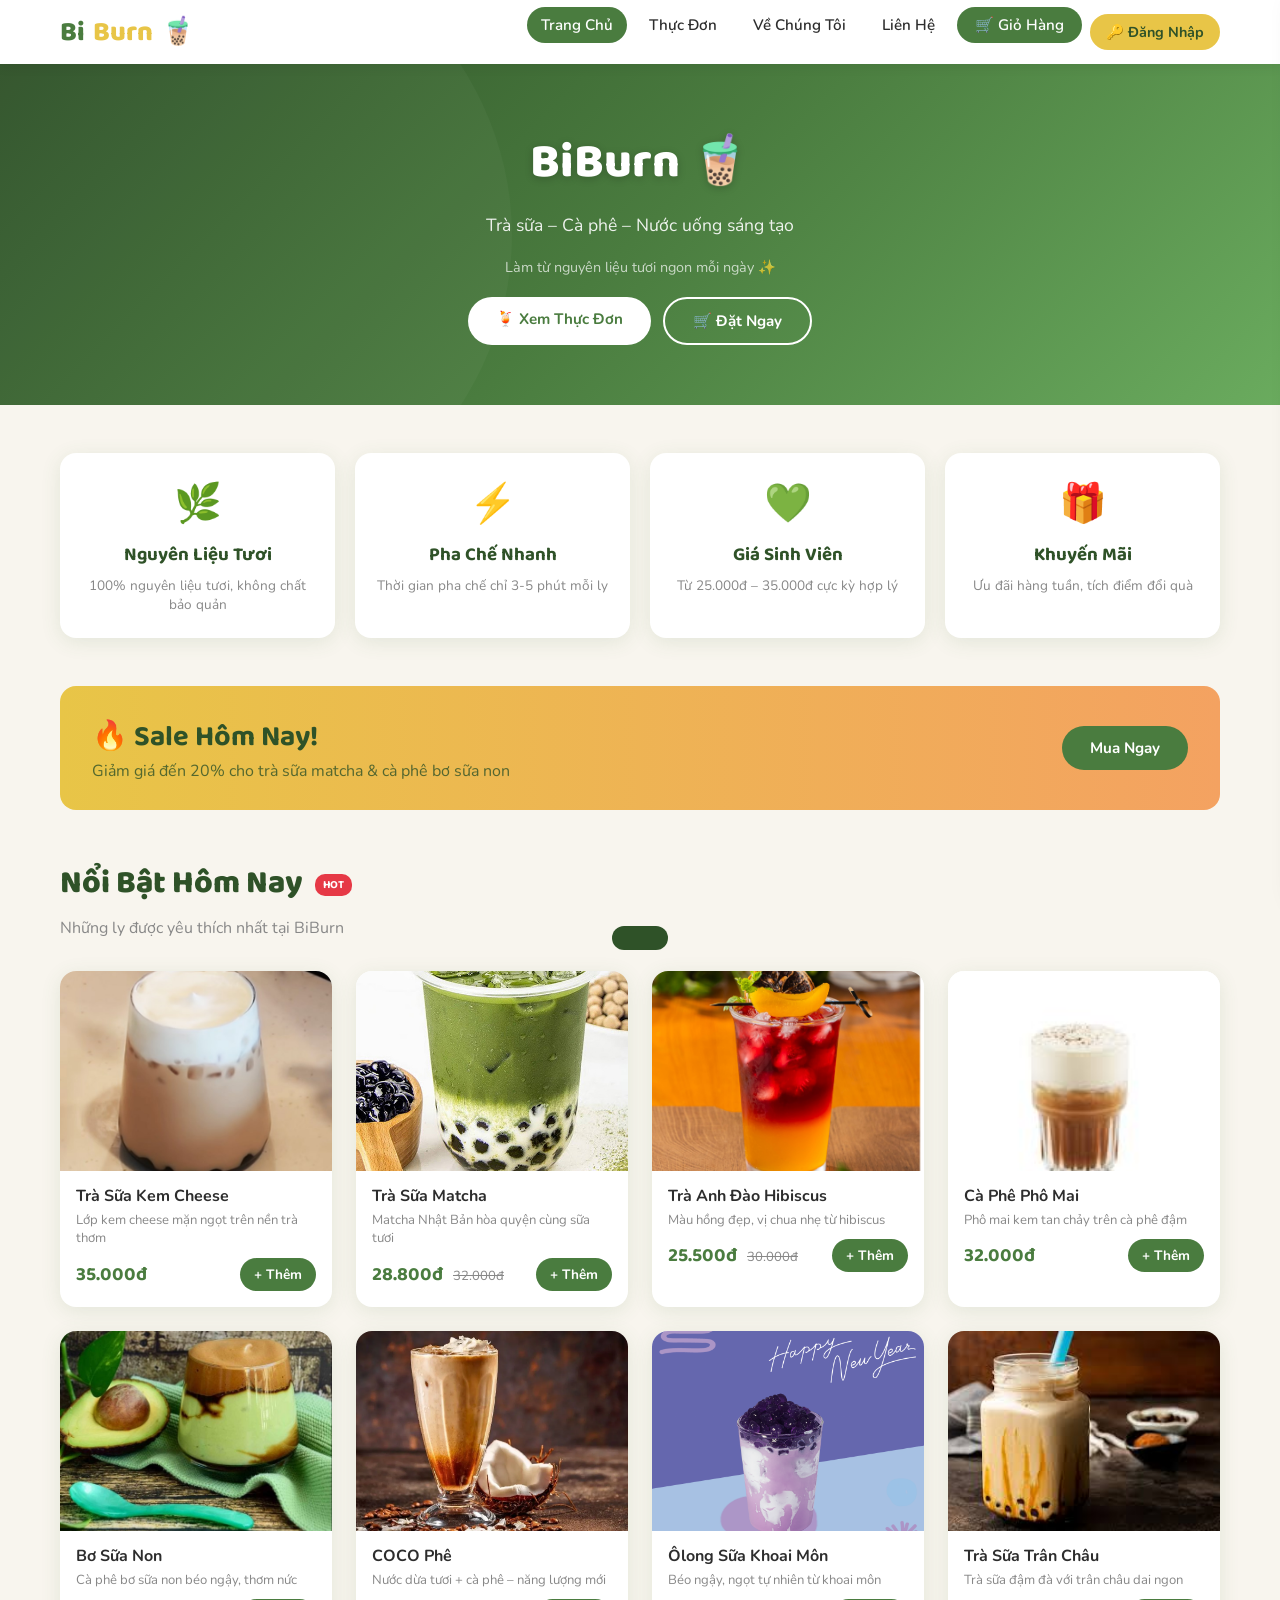
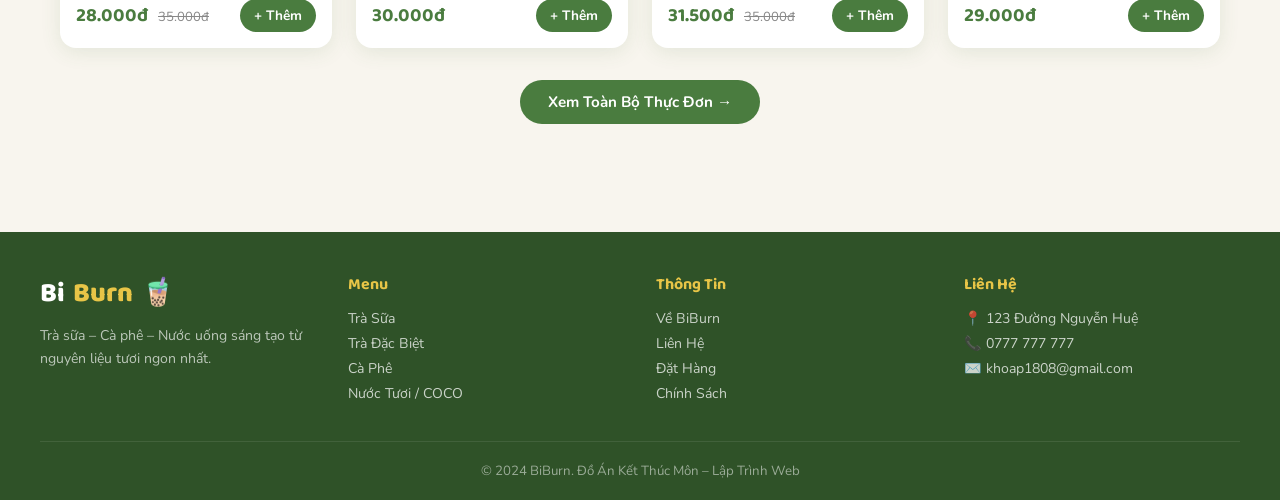
<file: index.html>
<!DOCTYPE html>
<html lang="vi">
<head>
  <meta charset="UTF-8">
  <meta name="viewport" content="width=device-width, initial-scale=1.0">
  <title>BiBurn – Trà Sữa & Cà Phê</title>
  <link rel="stylesheet" href="css/style.css" />
</head>
<body>

<header>
  <nav>
    <a href="index.html" class="logo">Bi<span>Burn</span> 🧋</a>
    <ul>
      <li><a href="index.html" class="active">Trang Chủ</a></li>
      <li><a href="html/menu.html">Thực Đơn</a></li>
      <li><a href="html/about.html">Về Chúng Tôi</a></li>
      <li><a href="html/contact.html">Liên Hệ</a></li>
      <li><a href="html/order.html" class="nav-cart">🛒 Giỏ Hàng <span class="cart-count" style="display:none">0</span></a></li>
    </ul>
  </nav>
</header>

<!-- HERO -->
<section class="hero">
  <h1>BiBurn 🧋</h1>
  <p>Trà sữa – Cà phê – Nước uống sáng tạo</p>
  <p style="font-size:0.9rem; opacity:0.7; margin-top:-8px; margin-bottom:20px;">Làm từ nguyên liệu tươi ngon mỗi ngày ✨</p>
  <div class="hero-btns">
    <a href="html/menu.html" class="btn btn-white">🍹 Xem Thực Đơn</a>
    <a href="html/order.html" class="btn btn-outline">🛒 Đặt Ngay</a>
  </div>
</section>

<!-- MAIN CONTENT -->
<div class="section">

  <!-- FEATURES -->
  <div class="features">
    <div class="feature-card">
      <div class="icon">🌿</div>
      <h3>Nguyên Liệu Tươi</h3>
      <p>100% nguyên liệu tươi, không chất bảo quản</p>
    </div>
    <div class="feature-card">
      <div class="icon">⚡</div>
      <h3>Pha Chế Nhanh</h3>
      <p>Thời gian pha chế chỉ 3-5 phút mỗi ly</p>
    </div>
    <div class="feature-card">
      <div class="icon">💚</div>
      <h3>Giá Sinh Viên</h3>
      <p>Từ 25.000đ – 35.000đ cực kỳ hợp lý</p>
    </div>
    <div class="feature-card">
      <div class="icon">🎁</div>
      <h3>Khuyến Mãi</h3>
      <p>Ưu đãi hàng tuần, tích điểm đổi quà</p>
    </div>
  </div>

  <!-- SALE BANNER -->
  <div class="banner-sale">
    <div>
      <h2>🔥 Sale Hôm Nay!</h2>
      <p>Giảm giá đến 20% cho trà sữa matcha & cà phê bơ sữa non</p>
    </div>
    <a href="html/menu.html" class="btn btn-primary">Mua Ngay</a>
  </div>

  <!-- FEATURED PRODUCTS -->
  <div class="section-title">Nổi Bật Hôm Nay <span class="hot-tag">HOT</span></div>
  <p class="section-sub">Những ly được yêu thích nhất tại BiBurn</p>
  <div class="product-grid" id="featured-grid"></div>

  <div style="text-align:center; margin-top: 32px;">
    <a href="html/menu.html" class="btn btn-primary">Xem Toàn Bộ Thực Đơn →</a>
  </div>
</div>

<!-- CART OVERLAY -->
<div class="cart-overlay" id="cartOverlay" onclick="closeCart()"></div>
<div class="cart-sidebar" id="cartSidebar">
  <div class="cart-header">
    <h3>🛒 Giỏ Hàng</h3>
    <button class="cart-close" onclick="closeCart()">✕</button>
  </div>
  <div class="cart-items" id="cartItems"></div>
  <div class="cart-footer">
    <div class="cart-total"><span>Tổng cộng:</span><span id="cartTotalEl">0đ</span></div>
    <a href="html/order.html" class="btn btn-primary" style="width:100%;text-align:center;display:block;">Thanh Toán</a>
  </div>
</div>

<div class="toast" id="toast"></div>

<footer>
  <div class="footer-inner">
    <div class="footer-brand">
      <a href="index.html" class="logo">Bi<span>Burn</span> 🧋</a>
      <p>Trà sữa – Cà phê – Nước uống sáng tạo từ nguyên liệu tươi ngon nhất.</p>
    </div>
    <div>
      <h4>Menu</h4>
      <ul>
        <li><a href="html/menu.html">Trà Sữa</a></li>
        <li><a href="html/menu.html">Trà Đặc Biệt</a></li>
        <li><a href="html/menu.html">Cà Phê</a></li>
        <li><a href="html/menu.html">Nước Tươi / COCO</a></li>
      </ul>
    </div>
    <div>
      <h4>Thông Tin</h4>
      <ul>
        <li><a href="html/about.html">Về BiBurn</a></li>
        <li><a href="html/contact.html">Liên Hệ</a></li>
        <li><a href="html/order.html">Đặt Hàng</a></li>
        <li><a href="html/policy.html">Chính Sách</a></li>
      </ul>
    </div>
    <div>
      <h4>Liên Hệ</h4>
      <ul>
        <li><a href="#">📍 123 Đường Nguyễn Huệ</a></li>
        <li><a href="#">📞 0777 777 777</a></li>
        <li><a href="#">✉️ khoap1808@gmail.com</a></li>
      </ul>
    </div>
  </div>
  <div class="footer-bottom">© 2024 BiBurn. Đồ Án Kết Thúc Môn – Lập Trình Web</div>
</footer>

<script src="js/data.js"></script>
<script src="js/lib_index.js"></script>
<script src="js/auth.js"></script>
</body>
</html>
</file>
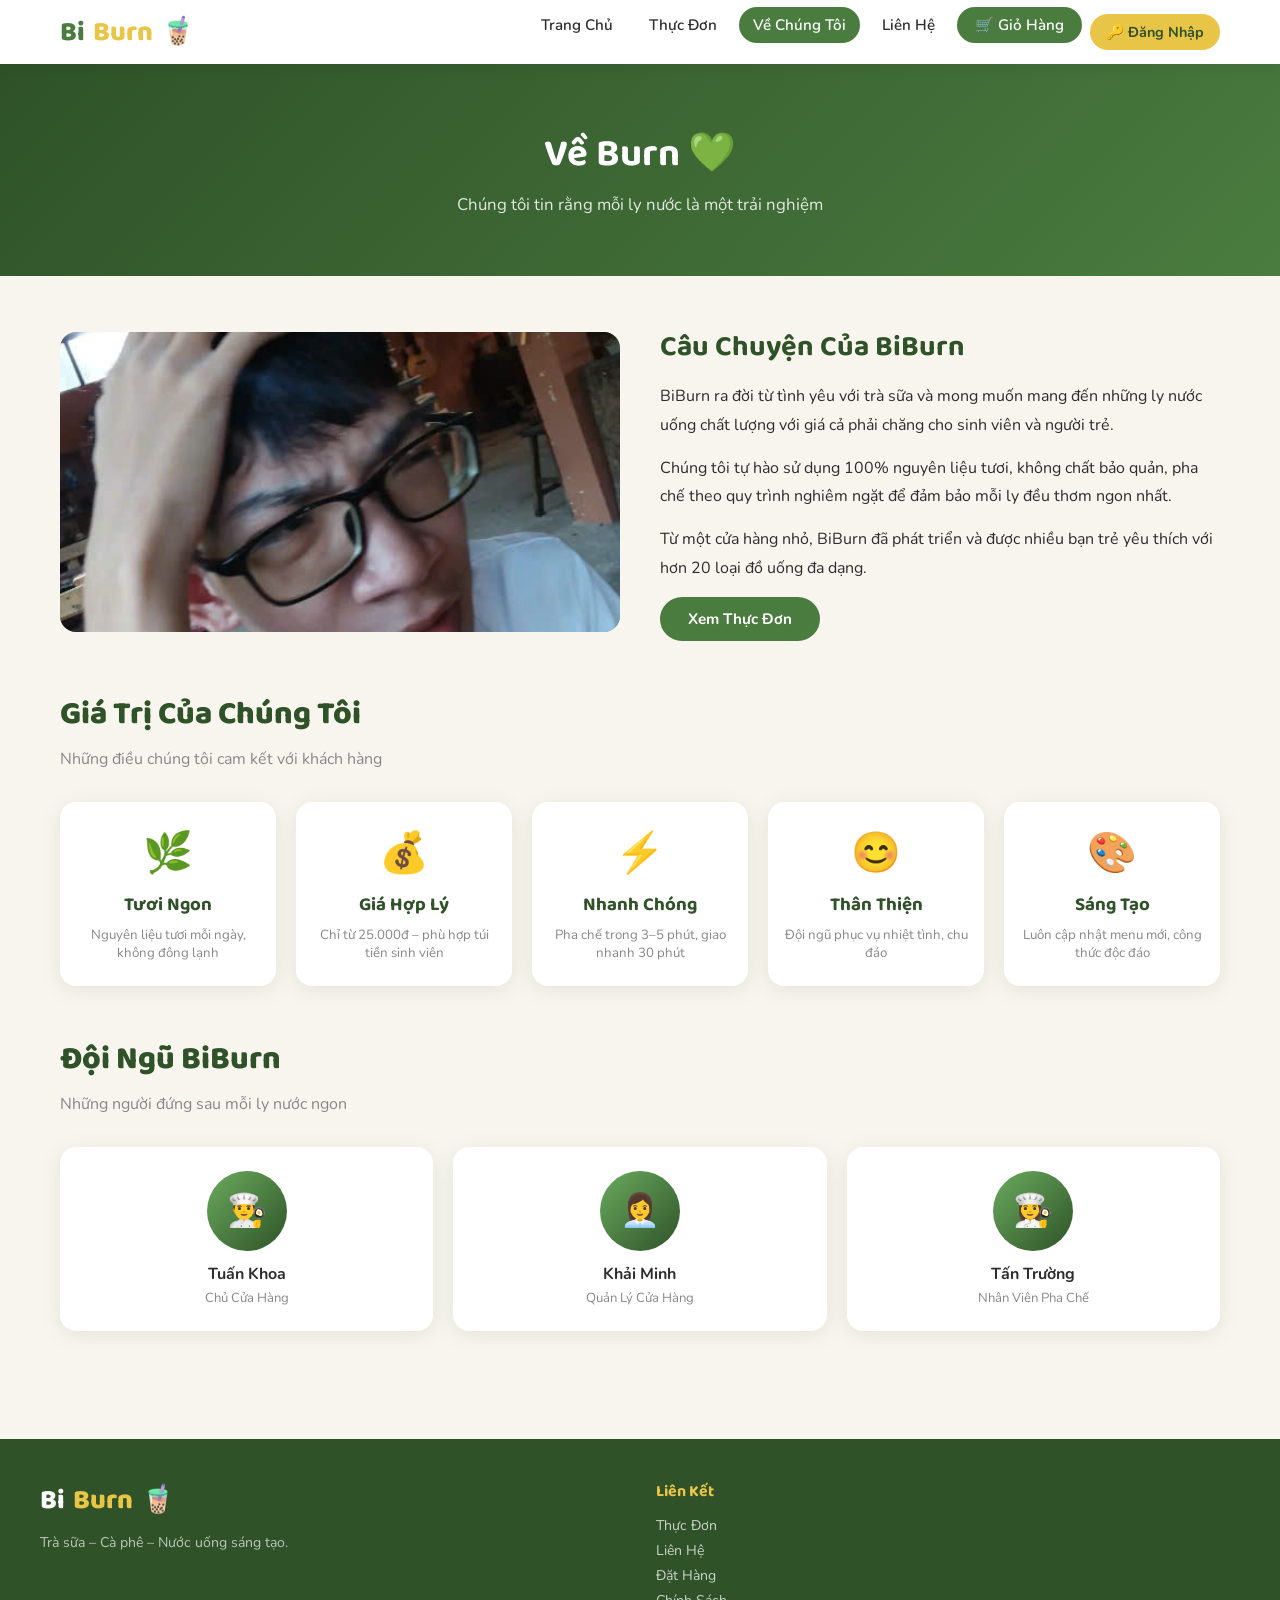
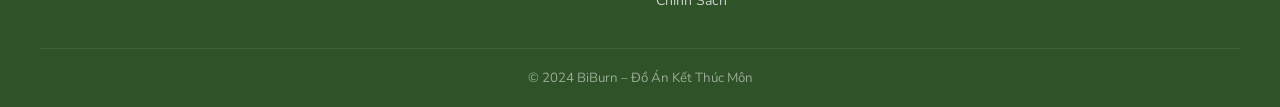
<file: html/about.html>
<!DOCTYPE html>
<html lang="vi">
<head>
  <meta charset="UTF-8">
  <meta name="viewport" content="width=device-width, initial-scale=1.0">
  <title>Về Chúng Tôi – BiBurn</title>
  <link rel="stylesheet" href="../css/style.css" />
  <link rel="stylesheet" href="../css/style1.css" />

  
</head>
<body>
<header>
  <nav>
    <a href="../index.html" class="logo">Bi<span>Burn</span> 🧋</a>
    <ul>
      <li><a href="../index.html">Trang Chủ</a></li>
      <li><a href="menu.html">Thực Đơn</a></li>
      <li><a href="about.html" class="active">Về Chúng Tôi</a></li>
      <li><a href="contact.html">Liên Hệ</a></li>
      <li><a href="order.html" class="nav-cart">🛒 Giỏ Hàng <span class="cart-count" style="display:none">0</span></a></li>
    </ul>
  </nav>
</header>

<div class="page-hero">
  <h1>Về Burn 💚</h1>
  <p style="opacity:0.85;font-size:1.05rem">Chúng tôi tin rằng mỗi ly nước là một trải nghiệm</p>
</div>

<div class="section">
  <!-- STORY -->
  <div class="about-grid">
    <div class="about-img"><img src="../assets/bi.jpg" alt="Về BiBurn" style="width:100%;height:100%;object-fit:cover;border-radius:var(--radius);"></div>
    <div class="about-text">
      <h2>Câu Chuyện Của BiBurn</h2>
      <p>BiBurn ra đời từ tình yêu với trà sữa và mong muốn mang đến những ly nước uống chất lượng với giá cả phải chăng cho sinh viên và người trẻ.</p>
      <p>Chúng tôi tự hào sử dụng 100% nguyên liệu tươi, không chất bảo quản, pha chế theo quy trình nghiêm ngặt để đảm bảo mỗi ly đều thơm ngon nhất.</p>
      <p>Từ một cửa hàng nhỏ, BiBurn đã phát triển và được nhiều bạn trẻ yêu thích với hơn 20 loại đồ uống đa dạng.</p>
      <a href="menu.html" class="btn btn-primary">Xem Thực Đơn</a>
    </div>
  </div>

  <!-- VALUES -->
  <div class="section-title">Giá Trị Của Chúng Tôi</div>
  <p class="section-sub">Những điều chúng tôi cam kết với khách hàng</p>
  <div class="values-grid">
    <div class="value-card"><div class="icon">🌿</div><h3>Tươi Ngon</h3><p>Nguyên liệu tươi mỗi ngày, không đông lạnh</p></div>
    <div class="value-card"><div class="icon">💰</div><h3>Giá Hợp Lý</h3><p>Chỉ từ 25.000đ – phù hợp túi tiền sinh viên</p></div>
    <div class="value-card"><div class="icon">⚡</div><h3>Nhanh Chóng</h3><p>Pha chế trong 3–5 phút, giao nhanh 30 phút</p></div>
    <div class="value-card"><div class="icon">😊</div><h3>Thân Thiện</h3><p>Đội ngũ phục vụ nhiệt tình, chu đáo</p></div>
    <div class="value-card"><div class="icon">🎨</div><h3>Sáng Tạo</h3><p>Luôn cập nhật menu mới, công thức độc đáo</p></div>
  </div>

  <!-- TEAM -->
  <div class="section-title">Đội Ngũ BiBurn</div>
  <p class="section-sub">Những người đứng sau mỗi ly nước ngon</p>
  <div class="team-grid">
    <div class="team-card"><div class="team-avatar">👨‍🍳</div><h4>Tuấn Khoa</h4><p>Chủ Cửa Hàng</p></div>
    <div class="team-card"><div class="team-avatar">👩‍💼</div><h4>Khải Minh</h4><p>Quản Lý Cửa Hàng</p></div>
    <div class="team-card"><div class="team-avatar">👩‍🍳</div><h4>Tấn Trường</h4><p>Nhân Viên Pha Chế</p></div>
  </div>
</div>

<footer>
  <div class="footer-inner">
    <div class="footer-brand"><a href="../index.html" class="logo">Bi<span>Burn</span> 🧋</a><p>Trà sữa – Cà phê – Nước uống sáng tạo.</p></div>
    <div><h4>Liên Kết</h4><ul>
      <li><a href="menu.html">Thực Đơn</a></li>
      <li><a href="contact.html">Liên Hệ</a></li>
      <li><a href="order.html">Đặt Hàng</a></li>
      <li><a href="policy.html">Chính Sách</a></li>
    </ul></div>
  </div>
  <div class="footer-bottom">© 2024 BiBurn – Đồ Án Kết Thúc Môn</div>
</footer>
<script src="../js/data.js"></script>
<script>updateCartBadge();</script>
<script src="../js/auth.js"></script>
</body>
</html>
</file>
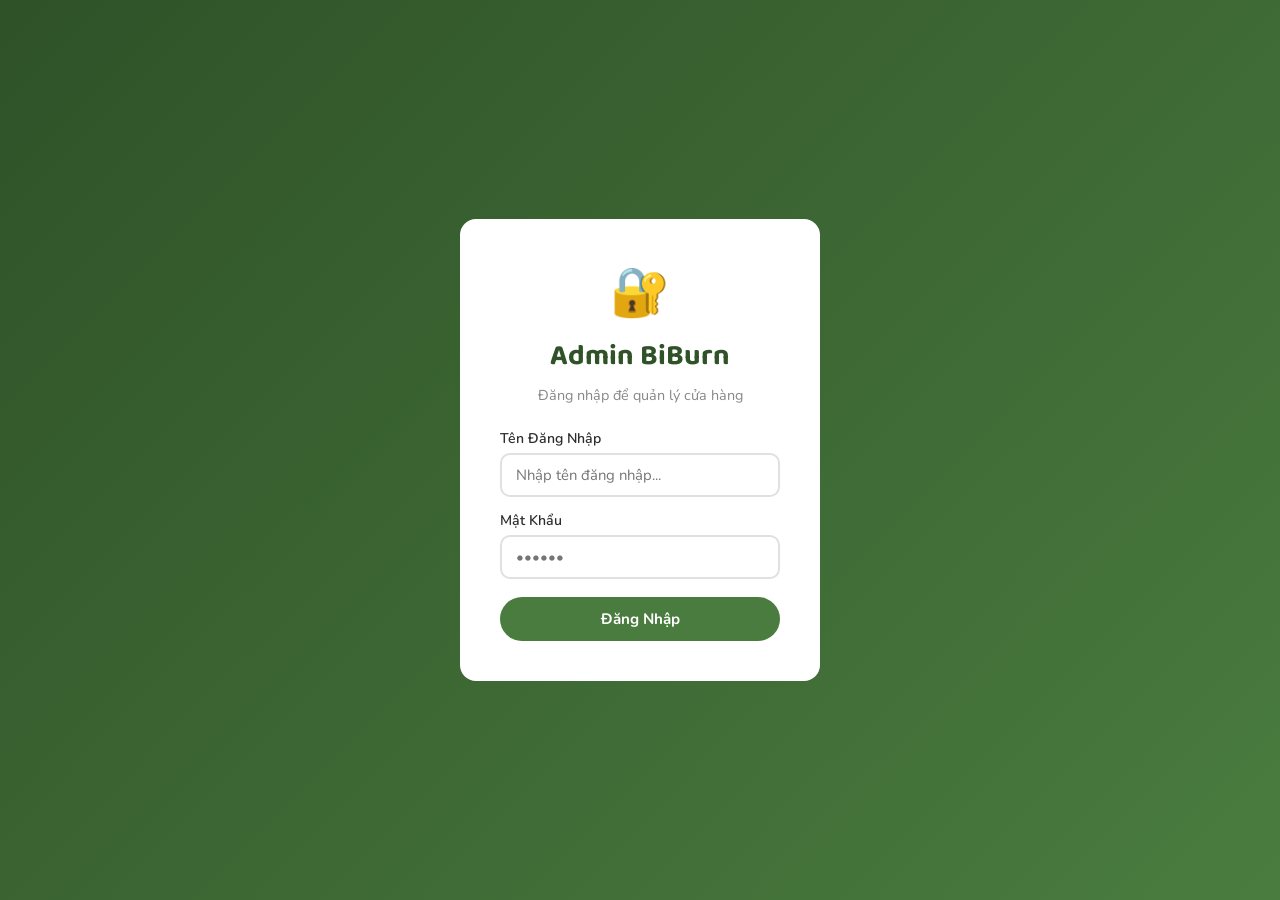
<file: html/admin.html>
<!DOCTYPE html>
<html lang="vi">
<head>
  <meta charset="UTF-8">
  <meta name="viewport" content="width=device-width, initial-scale=1.0">
  <title>Admin – BiBurn</title>
  <link rel="stylesheet" href="../css/style.css" />
  <link rel="stylesheet" href="../css/style2.css" />
  <style>
    /* ===== FIX SIDEBAR: luôn dọc, không bị ẩn ở mobile ===== */
    .admin-layout {
      display: flex !important;
      flex-direction: row !important;
      min-height: 100vh;
    }
    .sidebar {
      display: flex !important;
      flex-direction: column !important;
      width: 240px !important;
      min-width: 240px !important;
      position: fixed !important;
      top: 0; left: 0; bottom: 0;
      overflow-y: auto;
      z-index: 50;
    }
    .sidebar-nav {
      display: flex !important;
      flex-direction: column !important;
    }
    .sidebar-nav a {
      display: flex !important;
      flex-direction: row !important;
      align-items: center !important;
    }
    .admin-main {
      margin-left: 240px !important;
      flex: 1 !important;
    }
    /* Responsive nhỏ: thu sidebar lại thành icon-only thay vì ẩn */
    @media (max-width: 768px) {
      .sidebar {
        width: 64px !important;
        min-width: 64px !important;
      }
      .sidebar-brand { font-size: 0; padding: 16px 8px !important; text-align: center; }
      .sidebar-brand::after { content: '🧋'; font-size: 1.6rem; }
      .sidebar-section { display: none; }
      .sidebar-nav a { padding: 14px 0 !important; justify-content: center !important; gap: 0 !important; }
      .sidebar-nav a .nav-icon { width: auto !important; font-size: 1.4rem !important; }
      .sidebar-nav a span:not(.nav-icon) { display: none; }
      .admin-main { margin-left: 64px !important; }
    }
  </style>
</head>
<body>

<!-- LOGIN SCREEN -->
<div class="login-screen" id="loginScreen">
  <div class="login-box">
    <div style="font-size:3rem; margin-bottom:8px">🔐</div>
    <h2>Admin BiBurn</h2>
    <p>Đăng nhập để quản lý cửa hàng</p>
    <div class="form-group"><label>Tên Đăng Nhập</label><input type="text" id="loginUser" placeholder="Nhập tên đăng nhập..."></div>
    <div class="form-group"><label>Mật Khẩu</label><input type="password" id="loginPass" placeholder="••••••" onkeydown="if(event.key==='Enter')doLogin()"></div>
    <button class="btn btn-primary" style="width:100%;padding:12px;margin-top:4px" onclick="doLogin()">Đăng Nhập</button>
    <div id="loginError" style="color:var(--red);font-size:0.83rem;margin-top:10px;display:none">Sai tên đăng nhập hoặc mật khẩu!</div>
  </div>
</div>

<!-- ADMIN LAYOUT -->
<div class="admin-layout" id="adminLayout" style="display:none">
  <!-- SIDEBAR -->
  <aside class="sidebar">
    <div class="sidebar-brand">Bi<span>Burn</span> 🧋<br><span style="font-size:0.7rem;opacity:0.6;font-family:Nunito,sans-serif;font-weight:400">Bảng Điều Khiển</span></div>
    <nav class="sidebar-nav">
      <div class="sidebar-section">Tổng Quan</div>
      <a onclick="switchPanel('dashboard')" class="active" id="nav-dashboard"><span class="nav-icon">📊</span> Tổng Quan</a>
      <div class="sidebar-section">Quản Lý</div>
      <a onclick="switchPanel('products')" id="nav-products"><span class="nav-icon">🧋</span> Sản Phẩm</a>
      <a onclick="switchPanel('orders')" id="nav-orders"><span class="nav-icon">📋</span> Đơn Hàng</a>
      <a onclick="switchPanel('promo')" id="nav-promo"><span class="nav-icon">🔥</span> Khuyến Mãi</a>
      <div class="sidebar-section">Hệ Thống</div>
      <a href="../index.html" target="_blank"><span class="nav-icon">🌐</span> Xem Website</a>
      <a onclick="doLogout()" style="color:rgba(255,100,100,0.8)"><span class="nav-icon">🚪</span> Đăng Xuất</a>
    </nav>
  </aside>

  <!-- MAIN -->
  <div class="admin-main">
    <div class="admin-topbar">
      <h2 id="topbarTitle">📊 Tổng Quan</h2>
      <div class="topbar-actions">
        <span style="font-size:0.85rem;color:var(--text-muted)">👤 Admin</span>
      </div>
    </div>

    <div class="admin-content">

      <!-- DASHBOARD PANEL -->
      <div class="panel active" id="panel-dashboard">
        <div class="stats-grid" id="statsGrid"></div>
        <div class="panel-card">
          <div class="panel-header"><h3>📋 Đơn Hàng Gần Đây</h3></div>
          <div style="overflow-x:auto">
            <table class="data-table" id="recentOrdersTable">
              <thead><tr><th>Mã Đơn</th><th>Khách Hàng</th><th>Tổng Tiền</th><th>Trạng Thái</th><th>Thời Gian</th></tr></thead>
              <tbody id="recentOrdersBody"></tbody>
            </table>
          </div>
        </div>
      </div>

      <!-- PRODUCTS PANEL -->
      <div class="panel" id="panel-products">
        <div class="panel-card">
          <div class="panel-header">
            <h3>🧋 Quản Lý Sản Phẩm</h3>
            <button class="btn btn-primary btn-sm" onclick="openAddProduct()" style="padding:8px 16px">+ Thêm Sản Phẩm</button>
          </div>
          <div style="padding:16px 24px; border-bottom:1px solid #f0f0f0; display:flex; gap:10px; flex-wrap:wrap; align-items:center">
            <input type="text" id="productSearch" placeholder="🔍 Tìm sản phẩm..." oninput="renderProductsTable()" style="padding:8px 14px;border:2px solid #e0e0e0;border-radius:8px;font-size:0.88rem;font-family:Nunito,sans-serif;outline:none;min-width:200px">
            <select id="catFilter" onchange="renderProductsTable()" style="padding:8px 12px;border:2px solid #e0e0e0;border-radius:8px;font-size:0.88rem;font-family:Nunito,sans-serif;outline:none">
              <option value="">Tất cả danh mục</option>
              <option value="trasua">Trà Sữa</option>
              <option value="tradacbiet">Trà Đặc Biệt</option>
              <option value="caphe">Cà Phê</option>
              <option value="tuoi">Nước Tươi</option>
              <option value="dam">Đặc Biệt Đậm</option>
            </select>
          </div>
          <div style="overflow-x:auto">
            <table class="data-table">
              <thead><tr><th>Icon</th><th>Tên Sản Phẩm</th><th>Danh Mục</th><th>Giá Gốc</th><th>Giảm Giá</th><th>Giá Bán</th><th>Trạng Thái</th><th>Thao Tác</th></tr></thead>
              <tbody id="productsTableBody"></tbody>
            </table>
          </div>
        </div>
      </div>

      <!-- ORDERS PANEL -->
      <div class="panel" id="panel-orders">
        <div class="panel-card">
          <div class="panel-header">
            <h3>📋 Quản Lý Đơn Hàng</h3>
            <select id="orderStatusFilter" onchange="renderOrdersTable()" style="padding:8px 12px;border:2px solid #e0e0e0;border-radius:8px;font-size:0.88rem;font-family:Nunito,sans-serif;outline:none">
              <option value="">Tất cả</option>
              <option value="pending">Đang Chờ</option>
              <option value="confirmed">Đã Xác Nhận</option>
              <option value="done">Hoàn Thành</option>
              <option value="cancelled">Đã Hủy</option>
            </select>
          </div>
          <div style="overflow-x:auto">
            <table class="data-table">
              <thead><tr><th>Mã Đơn</th><th>Khách Hàng</th><th>SĐT</th><th>Sản Phẩm</th><th>Tổng</th><th>Trạng Thái</th><th>Thời Gian</th><th>Thao Tác</th></tr></thead>
              <tbody id="ordersTableBody"></tbody>
            </table>
          </div>
        </div>
      </div>

      <!-- PROMO PANEL -->
      <div class="panel" id="panel-promo">
        <div class="panel-card" style="margin-bottom:24px">
          <div class="panel-header"><h3>🔥 Thiết Lập Khuyến Mãi Nhanh</h3></div>
          <div style="padding:24px">
            <p style="color:var(--text-muted);margin-bottom:20px;font-size:0.9rem">Chọn sản phẩm và áp dụng % giảm giá hàng loạt:</p>
            <div style="display:flex;gap:12px;flex-wrap:wrap;margin-bottom:20px;align-items:flex-end">
              <div>
                <label style="display:block;font-weight:600;font-size:0.88rem;margin-bottom:5px">Danh Mục</label>
                <select id="promoCat" style="padding:9px 12px;border:2px solid #e0e0e0;border-radius:8px;font-size:0.88rem;font-family:Nunito,sans-serif;outline:none">
                  <option value="">Tất cả sản phẩm</option>
                  <option value="trasua">Trà Sữa</option>
                  <option value="tradacbiet">Trà Đặc Biệt</option>
                  <option value="caphe">Cà Phê</option>
                  <option value="tuoi">Nước Tươi</option>
                  <option value="dam">Đặc Biệt Đậm</option>
                </select>
              </div>
              <div>
                <label style="display:block;font-weight:600;font-size:0.88rem;margin-bottom:5px">% Giảm Giá</label>
                <input type="number" id="promoPercent" min="0" max="100" value="10" style="padding:9px 12px;border:2px solid #e0e0e0;border-radius:8px;font-size:0.88rem;font-family:Nunito,sans-serif;outline:none;width:100px">
              </div>
              <button class="btn btn-accent" onclick="applyPromo()" style="padding:9px 20px">✅ Áp Dụng</button>
              <button class="btn btn-outline" onclick="clearPromo()" style="padding:9px 20px;border:2px solid #e0e0e0;color:var(--text);background:white">❌ Xóa Khuyến Mãi</button>
            </div>
            <div style="background:var(--bg2);border-radius:10px;padding:14px;font-size:0.85rem;color:var(--primary-dark)">
              💡 <strong>Tip:</strong> Giảm giá 0% = Xóa khuyến mãi. Thay đổi sẽ hiển thị ngay trên website.
            </div>
          </div>
        </div>

        <div class="panel-card">
          <div class="panel-header"><h3>📊 Sản Phẩm Đang Giảm Giá</h3></div>
          <div style="overflow-x:auto">
            <table class="data-table">
              <thead><tr><th>Icon</th><th>Sản Phẩm</th><th>Giá Gốc</th><th>Giảm</th><th>Giá Bán</th><th>Điều Chỉnh</th></tr></thead>
              <tbody id="promoTableBody"></tbody>
            </table>
          </div>
        </div>
      </div>

    </div>
  </div>
</div>

<!-- PRODUCT MODAL -->
<div class="modal-overlay" id="productModal">
  <div class="modal">
    <h3 id="modalTitle">➕ Thêm Sản Phẩm</h3>
    <input type="hidden" id="editId">
    <div class="form-group"><label>Tên Sản Phẩm *</label><input type="text" id="editName" placeholder="Trà Sữa Trân Châu"></div>
    <div class="form-group"><label>Mô Tả</label><textarea id="editDesc" rows="2" placeholder="Mô tả ngắn về sản phẩm..."></textarea></div>
    <div style="display:grid;grid-template-columns:1fr 1fr;gap:12px">
      <div class="form-group"><label>Icon (emoji)</label><input type="text" id="editIcon" placeholder="🧋" maxlength="4"></div>
      <div class="form-group"><label>Danh Mục</label>
        <select id="editCat">
          <option value="trasua">Trà Sữa</option>
          <option value="tradacbiet">Trà Đặc Biệt</option>
          <option value="caphe">Cà Phê</option>
          <option value="tuoi">Nước Tươi / COCO</option>
          <option value="dam">Đặc Biệt Đậm</option>
        </select>
      </div>
    </div>
    <div style="display:grid;grid-template-columns:1fr 1fr 1fr;gap:12px">
      <div class="form-group"><label>Giá (đ) *</label><input type="number" id="editPrice" placeholder="29000" min="0"></div>
      <div class="form-group"><label>% Giảm Giá</label><input type="number" id="editSale" placeholder="0" min="0" max="100"></div>
      <div class="form-group"><label>Còn Hàng</label>
        <select id="editAvailable">
          <option value="true">✅ Còn hàng</option>
          <option value="false">❌ Hết hàng</option>
        </select>
      </div>
    </div>
    <div class="form-group"><label>Sản Phẩm Mới</label>
      <select id="editNew">
        <option value="false">Không</option>
        <option value="true">✨ Có (hiển thị badge MỚI)</option>
      </select>
    </div>
    <div class="modal-actions">
      <button class="btn" style="background:#e0e0e0;color:#333" onclick="closeModal()">Hủy</button>
      <button class="btn btn-primary" onclick="saveProduct()">💾 Lưu</button>
    </div>
  </div>
</div>

<script src="../js/data.js"></script>
<script src="../js/lib2.js"></script>
<script src="../js/auth.js"></script>
</body>
</html>
</file>
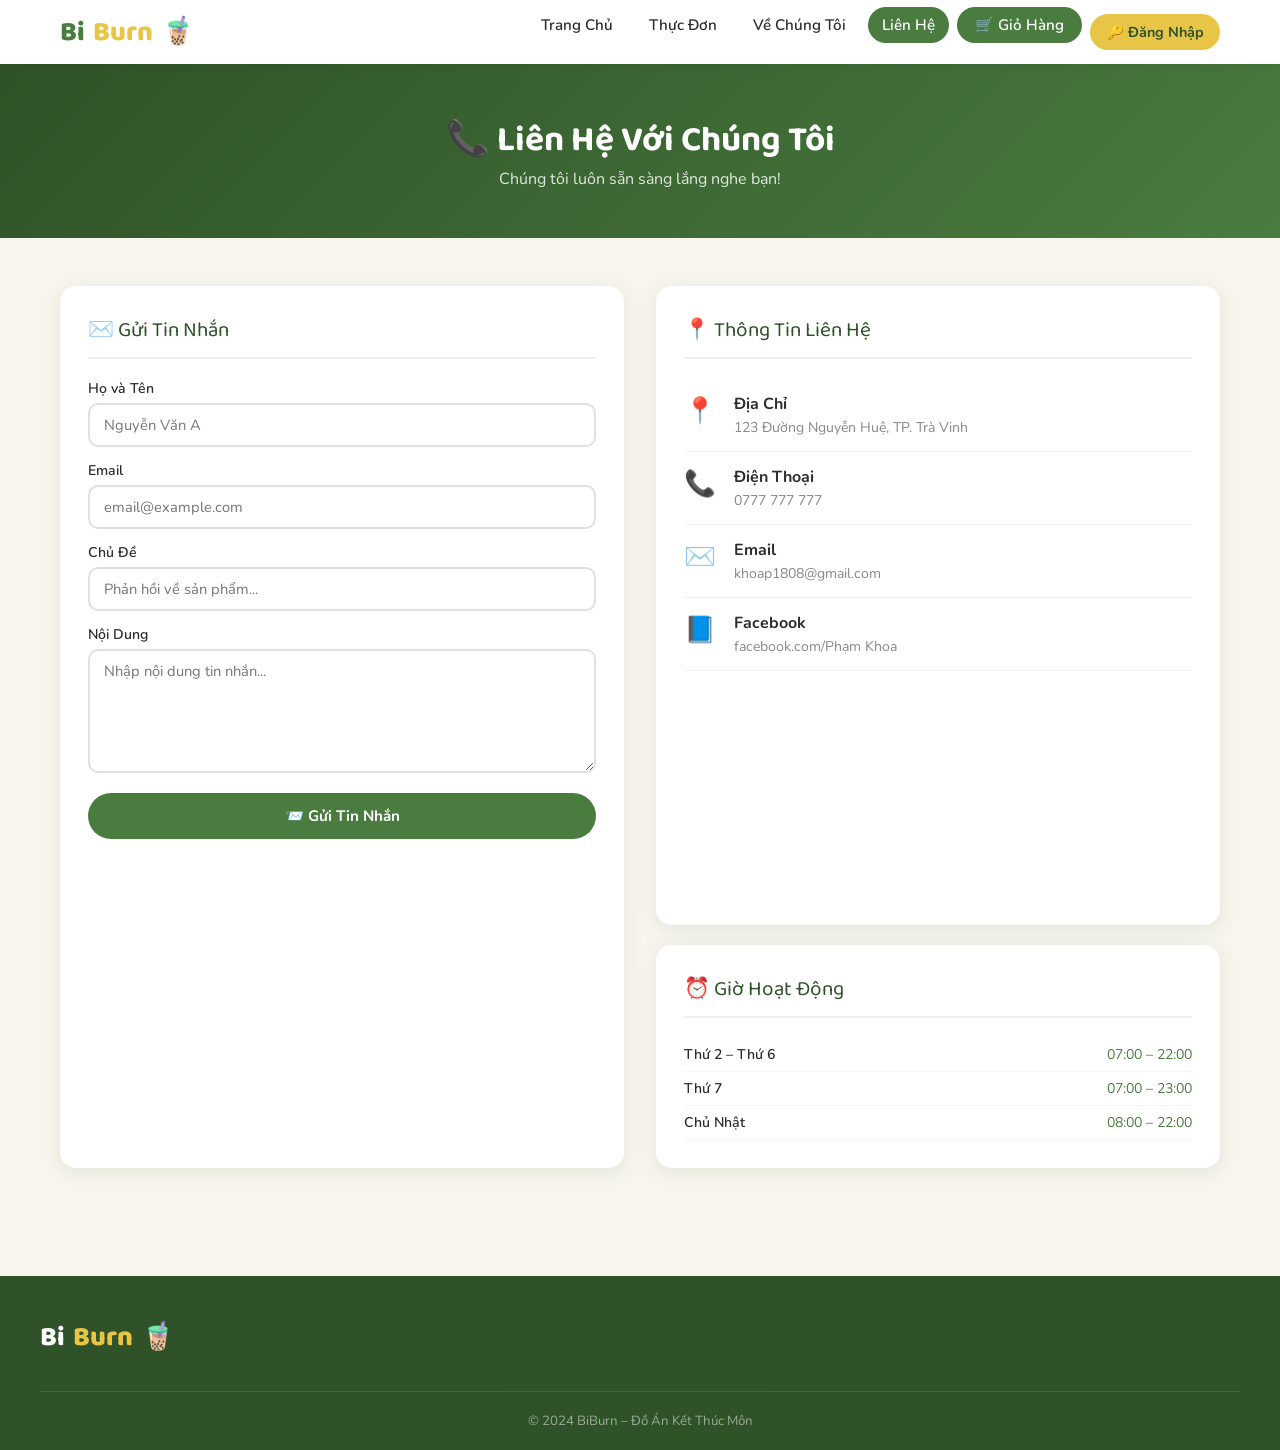
<file: html/contact.html>
<!DOCTYPE html>
<html lang="vi">
<head>
  <meta charset="UTF-8">
  <meta name="viewport" content="width=device-width, initial-scale=1.0">
  <title>Liên Hệ – BiBurn</title>
  <link rel="stylesheet" href="../css/style.css" />
  <link rel="stylesheet" href="../css/style3.css" />
 
</head>
<body>
<header>
  <nav>
    <a href="../index.html" class="logo">Bi<span>Burn</span> 🧋</a>
    <ul>
      <li><a href="../index.html">Trang Chủ</a></li>
      <li><a href="menu.html">Thực Đơn</a></li>
      <li><a href="about.html">Về Chúng Tôi</a></li>
      <li><a href="contact.html" class="active">Liên Hệ</a></li>
      <li><a href="order.html" class="nav-cart">🛒 Giỏ Hàng <span class="cart-count" style="display:none">0</span></a></li>
    </ul>
  </nav>
</header>

<div class="page-hero">
  <h1>📞 Liên Hệ Với Chúng Tôi</h1>
  <p style="opacity:0.85">Chúng tôi luôn sẵn sàng lắng nghe bạn!</p>
</div>

<div class="section">
  <div class="contact-layout">
    <!-- FORM -->
    <div class="contact-box">
      <div class="box-title">✉️ Gửi Tin Nhắn</div>
      <div class="form-group"><label>Họ và Tên</label><input type="text" id="msgName" placeholder="Nguyễn Văn A"></div>
      <div class="form-group"><label>Email</label><input type="email" id="msgEmail" placeholder="email@example.com"></div>
      <div class="form-group"><label>Chủ Đề</label><input type="text" id="msgSubject" placeholder="Phản hồi về sản phẩm..."></div>
      <div class="form-group"><label>Nội Dung</label><textarea rows="5" id="msgBody" placeholder="Nhập nội dung tin nhắn..."></textarea></div>
      <button class="btn btn-primary" style="width:100%;padding:13px" onclick="sendMsg()">📨 Gửi Tin Nhắn</button>
    </div>

    <!-- INFO -->
    <div>
      <div class="contact-box" style="margin-bottom:20px">
        <div class="box-title">📍 Thông Tin Liên Hệ</div>
        <div class="info-item"><div class="info-icon">📍</div><div><h4>Địa Chỉ</h4><p>123 Đường Nguyễn Huệ, TP. Trà Vinh</p></div></div>
        <div class="info-item"><div class="info-icon">📞</div><div><h4>Điện Thoại</h4><p>0777 777 777</p></div></div>
        <div class="info-item"><div class="info-icon">✉️</div><div><h4>Email</h4><p>khoap1808@gmail.com</p></div></div>
        <div class="info-item"><div class="info-icon">📘</div><div><h4>Facebook</h4><p>facebook.com/Phạm Khoa</p></div></div>
        <div class="map-placeholder">
          <iframe
            src="https://www.google.com/maps/embed?pb=!1m18!1m12!1m3!1d3928.8!2d106.3436!3d9.9363!2m3!1f0!2f0!3f0!3m2!1i1024!2i768!4f13.1!3m3!1m2!1s0x31a0835d07c15a51%3A0x6c46edd76ef81614!2zVHLDoCBWaW5o!5e0!3m2!1svi!2svn!4v1700000000000"
            width="100%" height="200" style="border:0;border-radius:var(--radius);"
            allowfullscreen="" loading="lazy" referrerpolicy="no-referrer-when-downgrade">
          </iframe>
        </div>
      </div>

      <div class="contact-box">
        <div class="box-title">⏰ Giờ Hoạt Động</div>
        <table class="hours-table">
          <tr><td>Thứ 2 – Thứ 6</td><td>07:00 – 22:00</td></tr>
          <tr><td>Thứ 7</td><td>07:00 – 23:00</td></tr>
          <tr><td>Chủ Nhật</td><td>08:00 – 22:00</td></tr>
        </table>
      </div>
    </div>
  </div>
</div>

<footer>
  <div class="footer-inner">
    <div class="footer-brand"><a href="../index.html" class="logo">Bi<span>Burn</span> 🧋</a></div>
  </div>
  <div class="footer-bottom">© 2024 BiBurn – Đồ Án Kết Thúc Môn</div>
</footer>

<script src="../js/data.js"></script>
<script src="../js/lib3.js"></script>
<script src="../js/auth.js"></script>
</body>
</html>
</file>
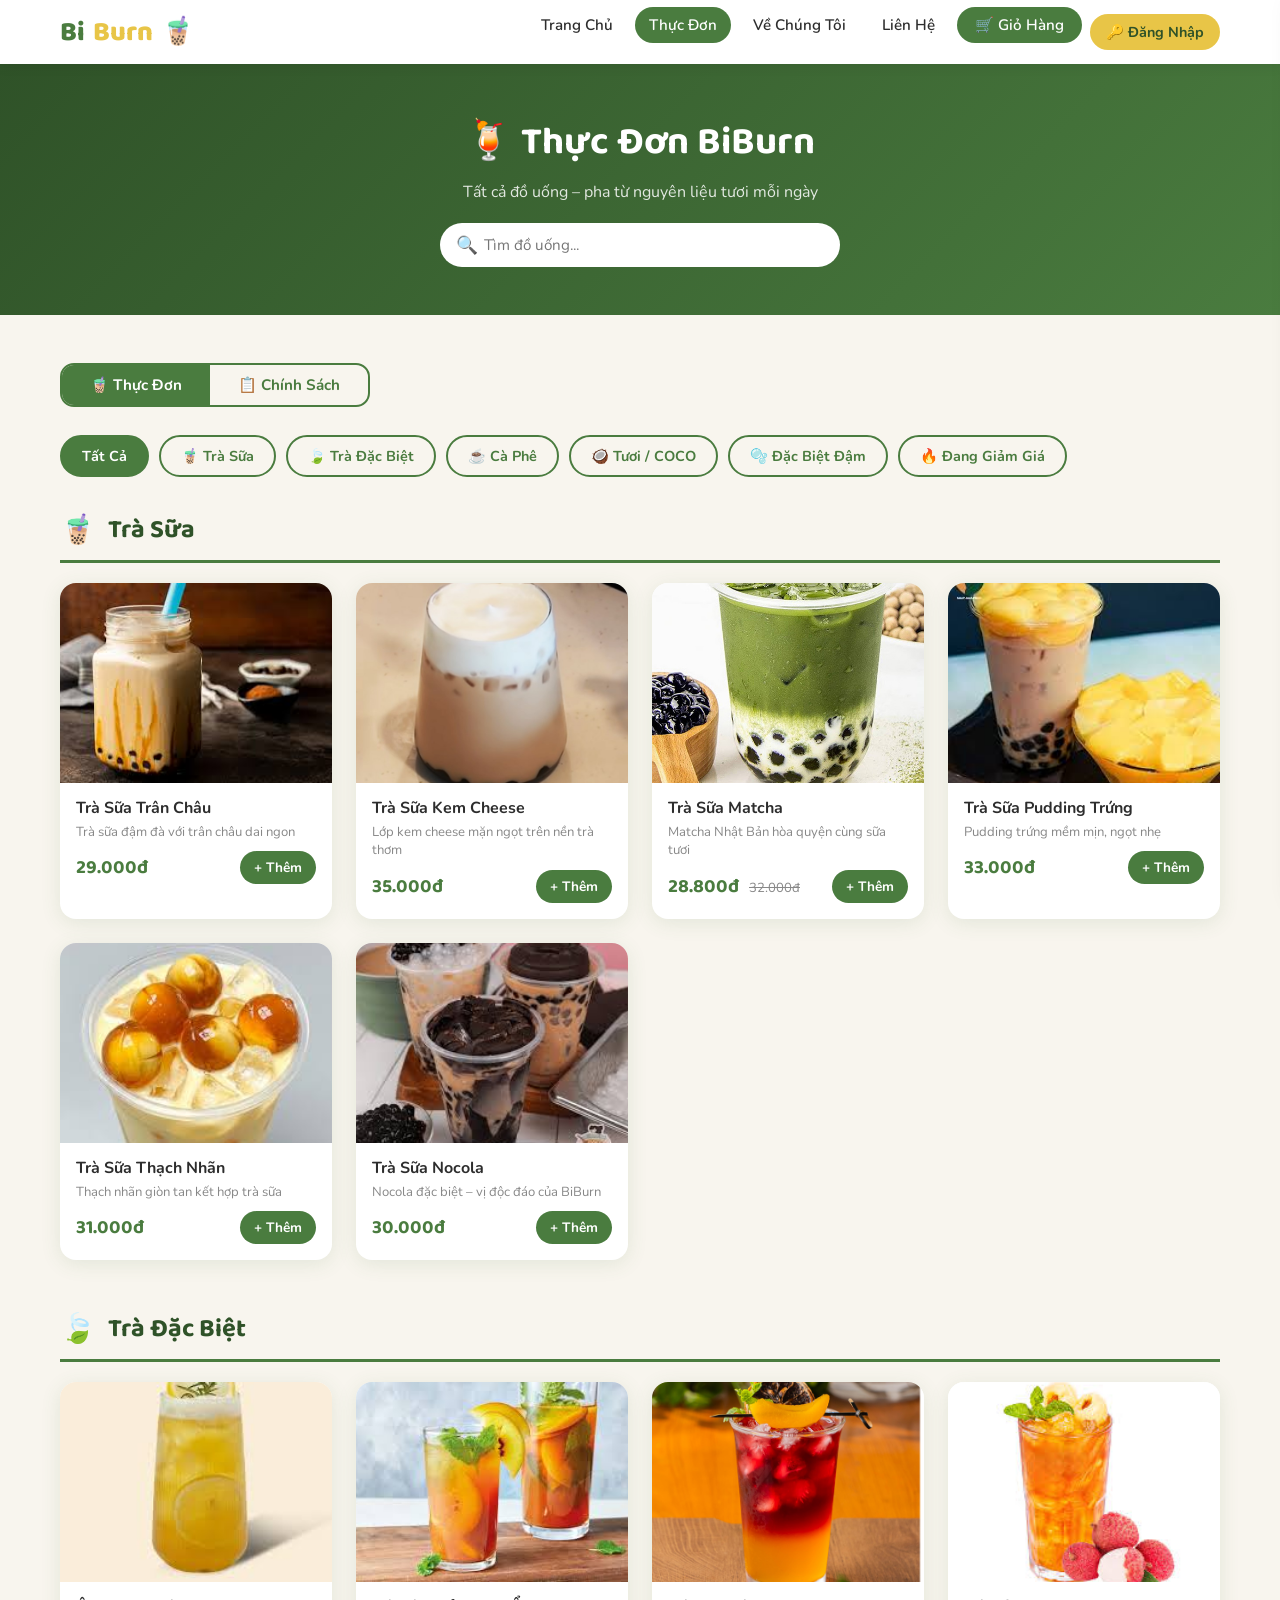
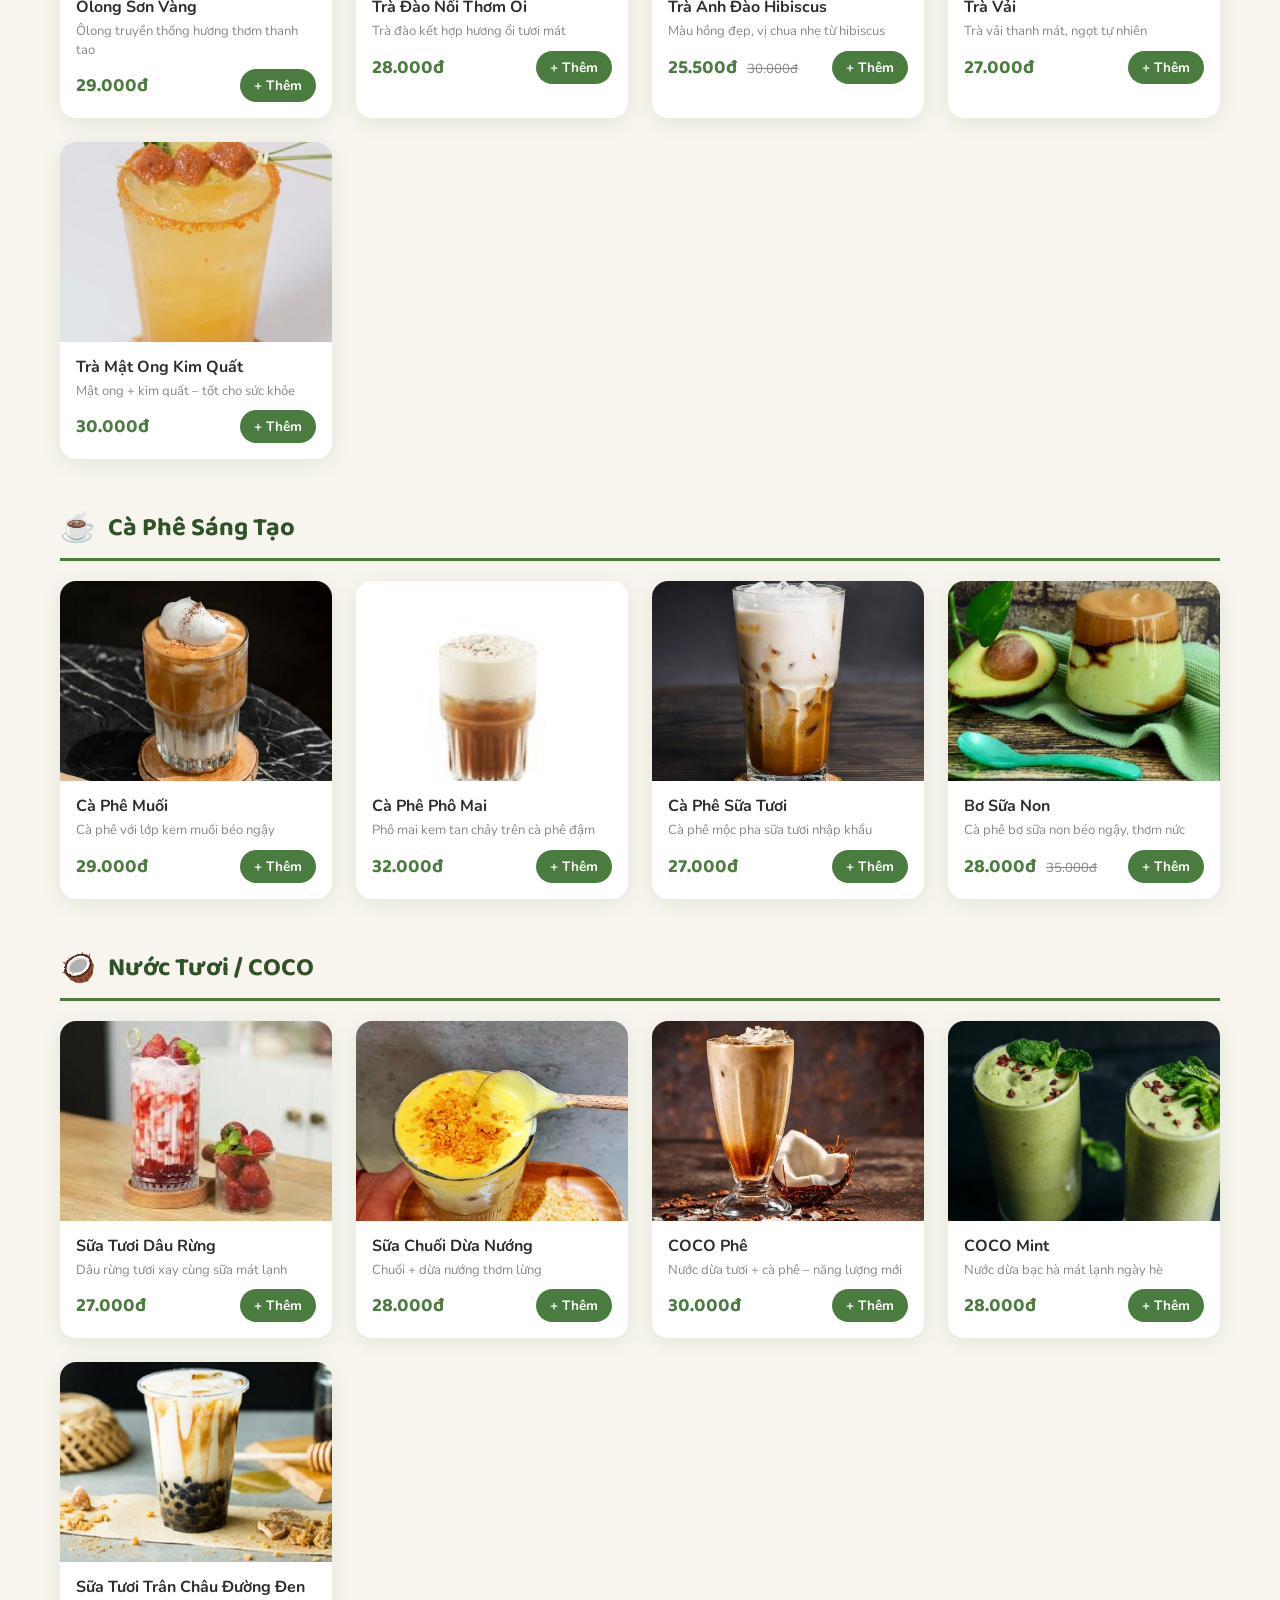
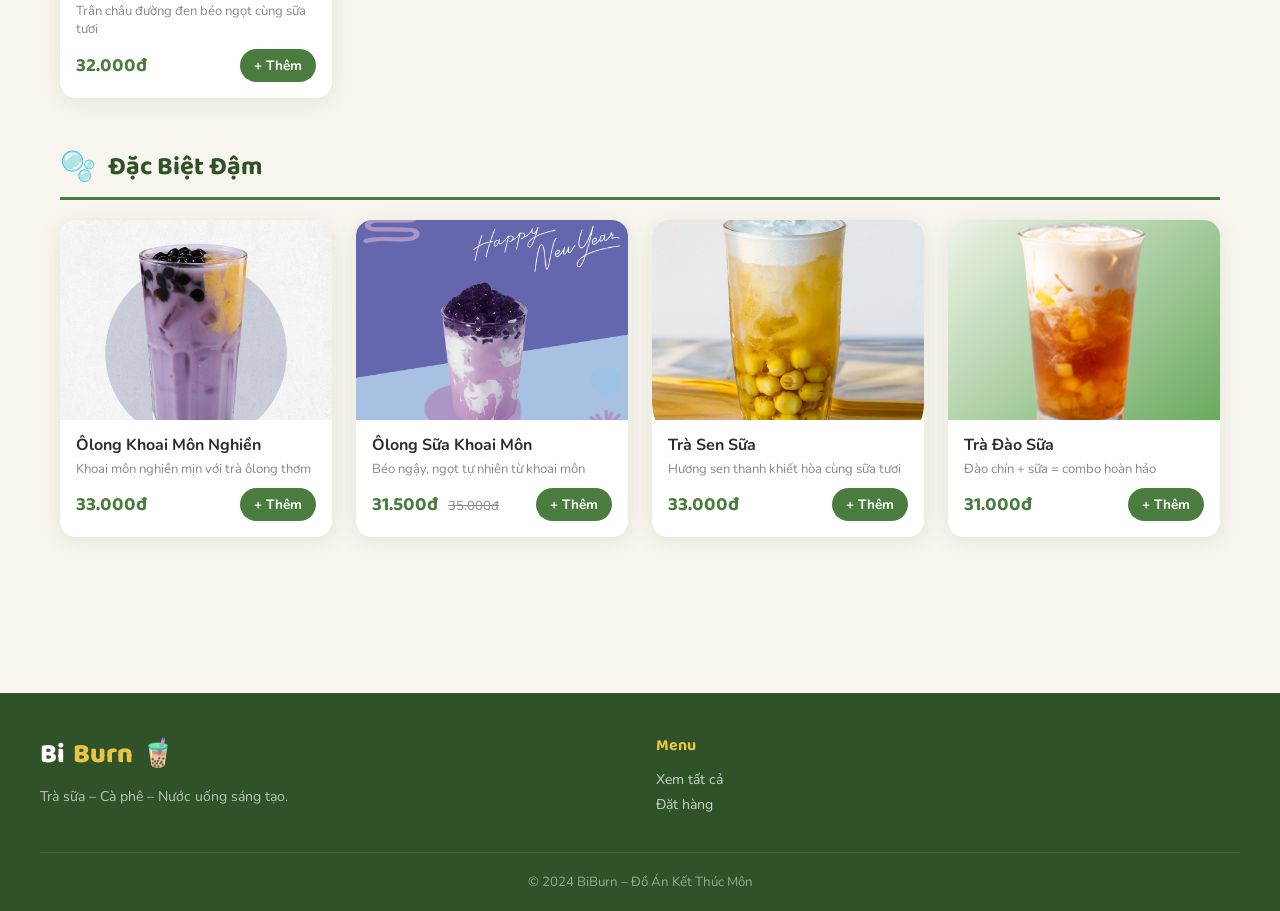
<file: html/menu.html>
<!DOCTYPE html>
<html lang="vi">
<head>
  <meta charset="UTF-8">
  <meta name="viewport" content="width=device-width, initial-scale=1.0">
  <title>Thực Đơn – Bi Burn</title>
  <link rel="stylesheet" href="../css/style.css" />
  <link rel="stylesheet" href="../css/style4.css" />
  <style>
    /* ===== PAGE SWITCHER TABS (Thực Đơn / Chính Sách) ===== */
    .page-switcher {
      display: flex;
      gap: 0;
      margin-bottom: 28px;
      border-radius: 14px;
      overflow: hidden;
      border: 2px solid var(--primary);
      width: fit-content;
    }
    .page-switch-btn {
      padding: 10px 28px;
      font-size: 0.95rem;
      font-weight: 700;
      font-family: 'Nunito', sans-serif;
      background: transparent;
      color: var(--primary);
      border: none;
      cursor: pointer;
      transition: all 0.2s;
    }
    .page-switch-btn.active {
      background: var(--primary);
      color: white;
    }
    .page-switch-btn:not(.active):hover { background: var(--bg2); }

    /* ===== POLICY STYLES (nhúng từ style7.css) ===== */
    .policy-tabs { display:flex; gap:10px; flex-wrap:wrap; margin-bottom:32px; }
    .policy-tab {
      padding:9px 20px; border-radius:30px; border:2px solid var(--primary);
      background:transparent; color:var(--primary); font-weight:700;
      cursor:pointer; font-family:'Nunito',sans-serif; font-size:0.9rem; transition:all 0.2s;
    }
    .policy-tab.active, .policy-tab:hover { background:var(--primary); color:white; }
    .policy-section { display:none; }
    .policy-section.active { display:block; }
    .policy-card {
      background:var(--white); border-radius:var(--radius); padding:28px 32px;
      box-shadow:var(--card-shadow); margin-bottom:20px;
    }
    .policy-card h3 {
      font-family:'Baloo 2',cursive; font-size:1.3rem; color:var(--primary-dark);
      margin-bottom:12px;
    }
    .policy-card p, .policy-card li { color:var(--text); font-size:0.95rem; line-height:1.8; margin-bottom:8px; }
    .policy-card ul { padding-left:20px; }
    .policy-card ul li { list-style:disc; }
    .highlight-box {
      background:linear-gradient(135deg,var(--bg2),#e8f5e2);
      border-left:4px solid var(--primary); border-radius:0 var(--radius) var(--radius) 0;
      padding:16px 20px; margin:16px 0; font-size:0.93rem;
    }
    .step-list { counter-reset:steps; padding-left:0; list-style:none; }
    .step-list li {
      counter-increment:steps; padding:10px 0 10px 48px; position:relative;
      border-bottom:1px solid #f0f0f0; font-size:0.93rem; line-height:1.6;
    }
    .step-list li:last-child { border-bottom:none; }
    .step-list li::before {
      content:counter(steps); position:absolute; left:0; top:10px;
      width:30px; height:30px; border-radius:50%;
      background:var(--primary); color:white;
      font-weight:800; font-size:0.85rem;
      display:flex; align-items:center; justify-content:center;
    }
    .faq-item { background:var(--white); border-radius:var(--radius); margin-bottom:14px; box-shadow:var(--card-shadow); overflow:hidden; }
    .faq-question {
      padding:18px 24px; font-weight:700; font-size:1rem; cursor:pointer;
      display:flex; justify-content:space-between; align-items:center;
      color:var(--primary-dark); user-select:none; transition:background 0.2s;
    }
    .faq-question:hover { background:var(--bg2); }
    .faq-question.open { background:var(--bg2); color:var(--primary); }
    .faq-arrow { font-size:1.2rem; transition:transform 0.3s; }
    .faq-question.open .faq-arrow { transform:rotate(180deg); }
    .faq-answer { max-height:0; overflow:hidden; transition:max-height 0.4s ease; padding:0 24px; font-size:0.93rem; line-height:1.8; color:var(--text); }
    .faq-answer.open { max-height:400px; padding:0 24px 18px; }
    .contact-cta {
      background:linear-gradient(135deg,var(--primary),var(--primary-light));
      border-radius:var(--radius); padding:32px; text-align:center; color:white; margin-top:32px;
    }
    .contact-cta h3 { font-family:'Baloo 2',cursive; font-size:1.6rem; margin-bottom:10px; }
    .contact-cta p { opacity:0.9; margin-bottom:20px; }
  </style>
</head>
<body>

<header>
  <nav>
    <a href="../index.html" class="logo">Bi<span>Burn</span> 🧋</a>
    <ul>
      <li><a href="../index.html">Trang Chủ</a></li>
      <li><a href="menu.html" class="active">Thực Đơn</a></li>
      <li><a href="about.html">Về Chúng Tôi</a></li>
      <li><a href="contact.html">Liên Hệ</a></li>
      <li><a href="order.html" class="nav-cart">🛒 Giỏ Hàng <span class="cart-count" style="display:none">0</span></a></li>
    </ul>
  </nav>
</header>

<section class="menu-hero">
  <h1>🍹 Thực Đơn BiBurn</h1>
  <p style="opacity:0.85; margin-bottom:20px">Tất cả đồ uống – pha từ nguyên liệu tươi mỗi ngày</p>
  <div class="search-bar">
    <span class="search-icon">🔍</span>
    <input type="text" id="searchInput" placeholder="Tìm đồ uống..." oninput="filterProducts()">
  </div>
</section>

<div class="section">

  <!-- ===== SWITCHER ===== -->
  <div class="page-switcher">
    <button class="page-switch-btn active" id="btn-menu" onclick="switchPage('menu')">🧋 Thực Đơn</button>
    <button class="page-switch-btn" id="btn-policy" onclick="switchPage('policy')">📋 Chính Sách</button>
  </div>

  <!-- ===== THỰC ĐƠN ===== -->
  <div id="page-menu">
    <div class="category-tabs">
      <button class="tab-btn active" onclick="filterCat('all', this)">Tất Cả</button>
      <button class="tab-btn" onclick="filterCat('trasua', this)">🧋 Trà Sữa</button>
      <button class="tab-btn" onclick="filterCat('tradacbiet', this)">🍃 Trà Đặc Biệt</button>
      <button class="tab-btn" onclick="filterCat('caphe', this)">☕ Cà Phê</button>
      <button class="tab-btn" onclick="filterCat('tuoi', this)">🥥 Tươi / COCO</button>
      <button class="tab-btn" onclick="filterCat('dam', this)">🫧 Đặc Biệt Đậm</button>
      <button class="tab-btn" onclick="filterCat('sale', this)">🔥 Đang Giảm Giá</button>
    </div>
    <div id="menu-container"></div>
    <div id="no-result">😢 Không tìm thấy sản phẩm phù hợp</div>
  </div>

  <!-- ===== CHÍNH SÁCH ===== -->
  <div id="page-policy" style="display:none">
    <div class="policy-tabs">
      <button class="policy-tab active" onclick="showPolicyTab('order',this)">🛒 Đặt Hàng</button>
      <button class="policy-tab" onclick="showPolicyTab('payment',this)">💳 Thanh Toán</button>
      <button class="policy-tab" onclick="showPolicyTab('delivery',this)">🚴 Giao Hàng</button>
      <button class="policy-tab" onclick="showPolicyTab('return',this)">🔄 Đổi Trả</button>
      <button class="policy-tab" onclick="showPolicyTab('faq',this)">❓ FAQ</button>
    </div>

    <!-- TAB: ĐẶT HÀNG -->
    <div class="policy-section active" id="ptab-order">
      <div class="policy-card">
        <h3>📝 Cách Đặt Hàng Tại BiBurn</h3>
        <ul class="step-list">
          <li>Vào trang <strong>Thực Đơn</strong>, chọn đồ uống bạn thích và nhấn <em>+ Thêm</em> vào giỏ.</li>
          <li>Nhấn vào icon 🛒 trên thanh điều hướng để xem giỏ hàng. Kiểm tra số lượng và điều chỉnh nếu cần.</li>
          <li>Nhấn <strong>Thanh Toán</strong>, điền đầy đủ thông tin: tên, số điện thoại, địa chỉ giao hàng.</li>
          <li>Chọn phương thức thanh toán và nhấn <strong>Đặt Hàng</strong>. Bạn sẽ nhận mã đơn hàng ngay lập tức.</li>
          <li>Theo dõi trạng thái đơn hàng tại trang <a href="orders.html" style="color:var(--primary)">Đơn Hàng Của Tôi</a>.</li>
        </ul>
      </div>
      <div class="policy-card">
        <h3>⏰ Thời Gian Hoạt Động</h3>
        <p>BiBurn phục vụ đặt hàng online từ <strong>7:00 – 22:00</strong> mỗi ngày trong tuần.</p>
        <p>Đơn hàng đặt sau 22:00 sẽ được xử lý vào sáng hôm sau từ 7:00.</p>
        <div class="highlight-box">🎉 <strong>Tip:</strong> Đặt trước giờ cao điểm (11:00 – 13:00 và 17:00 – 19:00) để nhận hàng nhanh hơn!</div>
      </div>
      <div class="policy-card">
        <h3>✏️ Chỉnh Sửa & Hủy Đơn</h3>
        <p>Bạn có thể hủy hoặc chỉnh sửa đơn hàng trong vòng <strong>5 phút</strong> sau khi đặt, khi đơn chưa được xác nhận.</p>
        <p>Sau khi đơn có trạng thái <em>Đã Xác Nhận</em>, vui lòng liên hệ trực tiếp qua số điện thoại để được hỗ trợ.</p>
      </div>
    </div>

    <!-- TAB: THANH TOÁN -->
    <div class="policy-section" id="ptab-payment">
      <div class="policy-card">
        <h3>💳 Phương Thức Thanh Toán</h3>
        <ul>
          <li>💵 <strong>Tiền mặt</strong> khi nhận hàng (COD) – áp dụng cho tất cả đơn hàng.</li>
          <li>📱 <strong>Chuyển khoản ngân hàng</strong> – quét mã QR sau khi đặt hàng.</li>
          <li>🔵 <strong>Ví MoMo</strong> – thanh toán nhanh, nhận ngay ưu đãi 5% cho lần đầu.</li>
          <li>💚 <strong>ZaloPay / ViettelMoney</strong> – hỗ trợ đầy đủ các ví phổ biến.</li>
        </ul>
      </div>
      <div class="policy-card">
        <h3>🧾 Hóa Đơn & Khuyến Mãi</h3>
        <p>Hóa đơn điện tử sẽ được gửi về số điện thoại sau khi đơn hoàn thành.</p>
        <p>Mã giảm giá nhập tại bước thanh toán. Mỗi đơn chỉ áp dụng <strong>1 mã</strong>.</p>
        <div class="highlight-box">🎁 Mã hiện tại: <strong>BiBurn10</strong> – giảm 10% đơn từ 50.000đ. Có hiệu lực đến 30/6/2026.</div>
      </div>
    </div>

    <!-- TAB: GIAO HÀNG -->
    <div class="policy-section" id="ptab-delivery">
      <div class="policy-card">
        <h3>🚴 Chính Sách Giao Hàng</h3>
        <ul>
          <li>Phạm vi giao hàng: trong bán kính <strong>5km</strong> từ cửa hàng.</li>
          <li>Thời gian giao: <strong>15 – 30 phút</strong> tùy khu vực và khung giờ.</li>
          <li>Phí ship: <strong>15.000đ</strong> / đơn. Miễn phí cho đơn từ <strong>100.000đ</strong> trở lên.</li>
        </ul>
      </div>
      <div class="policy-card">
        <h3>📦 Đóng Gói & Bảo Quản</h3>
        <p>Tất cả đồ uống được đóng gói kỹ, có hộp giữ lạnh/giữ nhiệt cho đơn từ 2 ly trở lên.</p>
        <p>Đồ uống tươi cần dùng ngay trong vòng <strong>30 phút</strong> sau khi nhận.</p>
        <div class="highlight-box">🧊 <strong>Lưu ý:</strong> Trà sữa có trân châu nên uống ngay khi nhận, tránh để lâu.</div>
      </div>
    </div>

    <!-- TAB: ĐỔI TRẢ -->
    <div class="policy-section" id="ptab-return">
      <div class="policy-card">
        <h3>🔄 Chính Sách Đổi / Hoàn Tiền</h3>
        <p>BiBurn cam kết chất lượng sản phẩm. Nếu bạn nhận được đồ uống không đúng yêu cầu, chúng tôi sẽ hỗ trợ:</p>
        <ul>
          <li>✅ Làm lại sản phẩm <strong>miễn phí</strong> nếu lỗi từ phía cửa hàng.</li>
          <li>✅ Hoàn 100% tiền nếu không thể giao hàng do lỗi hệ thống.</li>
          <li>⚠️ Không áp dụng đổi trả nếu khách hàng đặt sai hoặc đồ uống đã được sử dụng một phần.</li>
        </ul>
      </div>
      <div class="policy-card">
        <h3>📞 Phản Ánh & Khiếu Nại</h3>
        <p>Liên hệ trong vòng <strong>1 giờ</strong> sau khi nhận hàng nếu có vấn đề:</p>
        <ul>
          <li>📞 Hotline: <strong>0777 777 777</strong> (7:00 – 22:00)</li>
          <li>✉️ Email: <a href="mailto:khoap1808@gmail.com" style="color:var(--primary)">khoap1808@gmail.com</a></li>
          <li>💬 Chat tại trang <a href="contact.html" style="color:var(--primary)">Liên Hệ</a></li>
        </ul>
      </div>
    </div>

    <!-- TAB: FAQ -->
    <div class="policy-section" id="ptab-faq">
      <div id="faq-list-menu"></div>
    </div>

    <div class="contact-cta">
      <h3>Còn Thắc Mắc?</h3>
      <p>Đội ngũ hỗ trợ BiBurn luôn sẵn sàng giải đáp mọi câu hỏi của bạn.</p>
      <a href="contact.html" class="btn btn-white">💬 Liên Hệ Ngay</a>
    </div>
  </div>

</div>

<!-- CART OVERLAY -->
<div class="cart-overlay" id="cartOverlay" onclick="closeCart()"></div>
<div class="cart-sidebar" id="cartSidebar">
  <div class="cart-header">
    <h3>🛒 Giỏ Hàng</h3>
    <button class="cart-close" onclick="closeCart()">✕</button>
  </div>
  <div class="cart-items" id="cartItems"></div>
  <div class="cart-footer">
    <div class="cart-total"><span>Tổng:</span><span id="cartTotalEl">0đ</span></div>
    <a href="order.html" class="btn btn-primary" style="width:100%;text-align:center;display:block;">Thanh Toán</a>
  </div>
</div>

<footer>
  <div class="footer-inner">
    <div class="footer-brand">
      <a href="../index.html" class="logo">Bi<span>Burn</span> 🧋</a>
      <p>Trà sữa – Cà phê – Nước uống sáng tạo.</p>
    </div>
    <div><h4>Menu</h4><ul>
      <li><a href="menu.html">Xem tất cả</a></li>
      <li><a href="order.html">Đặt hàng</a></li>
    </ul></div>
  </div>
  <div class="footer-bottom">© 2024 BiBurn – Đồ Án Kết Thúc Môn</div>
</footer>

<script src="../js/data.js"></script>
<script src="../js/lib4.js"></script>
<script src="../js/auth.js"></script>
<script>
// ===== SWITCHER: Thực Đơn / Chính Sách =====
function switchPage(page) {
  const isMenu = page === 'menu';
  document.getElementById('page-menu').style.display   = isMenu ? '' : 'none';
  document.getElementById('page-policy').style.display = isMenu ? 'none' : '';
  document.getElementById('btn-menu').classList.toggle('active', isMenu);
  document.getElementById('btn-policy').classList.toggle('active', !isMenu);
  // Ẩn search khi xem chính sách
  document.getElementById('searchInput').closest('.search-bar').style.display = isMenu ? '' : 'none';
}

// ===== POLICY TABS =====
function showPolicyTab(id, btn) {
  document.querySelectorAll('.policy-section').forEach(s => s.classList.remove('active'));
  document.querySelectorAll('.policy-tab').forEach(b => b.classList.remove('active'));
  document.getElementById('ptab-' + id).classList.add('active');
  btn.classList.add('active');
}

// ===== FAQ ACCORDION (render vào page-policy) =====
const FAQ_DATA = [
  { q: 'Tôi có thể đặt hàng mà không cần tài khoản không?', a: 'Có! Bạn có thể đặt hàng như khách. Tuy nhiên đăng ký tài khoản giúp theo dõi đơn hàng dễ dàng hơn.' },
  { q: 'Đồ uống có đá hay không đá?', a: 'Mặc định có đá. Ghi chú "không đá" hoặc "ít đá" trong phần ghi chú khi đặt hàng.' },
  { q: 'Có thể thay đổi độ ngọt không?', a: 'Có, ghi rõ trong phần ghi chú: 30%, 50%, 70%, 100% đường.' },
  { q: 'BiBurn có cửa hàng thực tế không?', a: 'Hiện tại BiBurn hoạt động online. Địa chỉ bếp: 123 Đường BiBurn, TP. Trà Vinh.' },
  { q: 'Đặt tối thiểu bao nhiêu mới được giao?', a: 'Không có giới hạn đơn tối thiểu. Đơn dưới 100.000đ sẽ có phí ship 15.000đ.' },
];
(function renderFaq() {
  const el = document.getElementById('faq-list-menu');
  if (!el) return;
  el.innerHTML = FAQ_DATA.map((f, i) => `
    <div class="faq-item">
      <div class="faq-question" onclick="toggleFaq(this)">
        ${f.q} <span class="faq-arrow">▼</span>
      </div>
      <div class="faq-answer">${f.a}</div>
    </div>`).join('');
})();
function toggleFaq(el) {
  el.classList.toggle('open');
  el.nextElementSibling.classList.toggle('open');
}
</script>
</body>
</html>
</file>
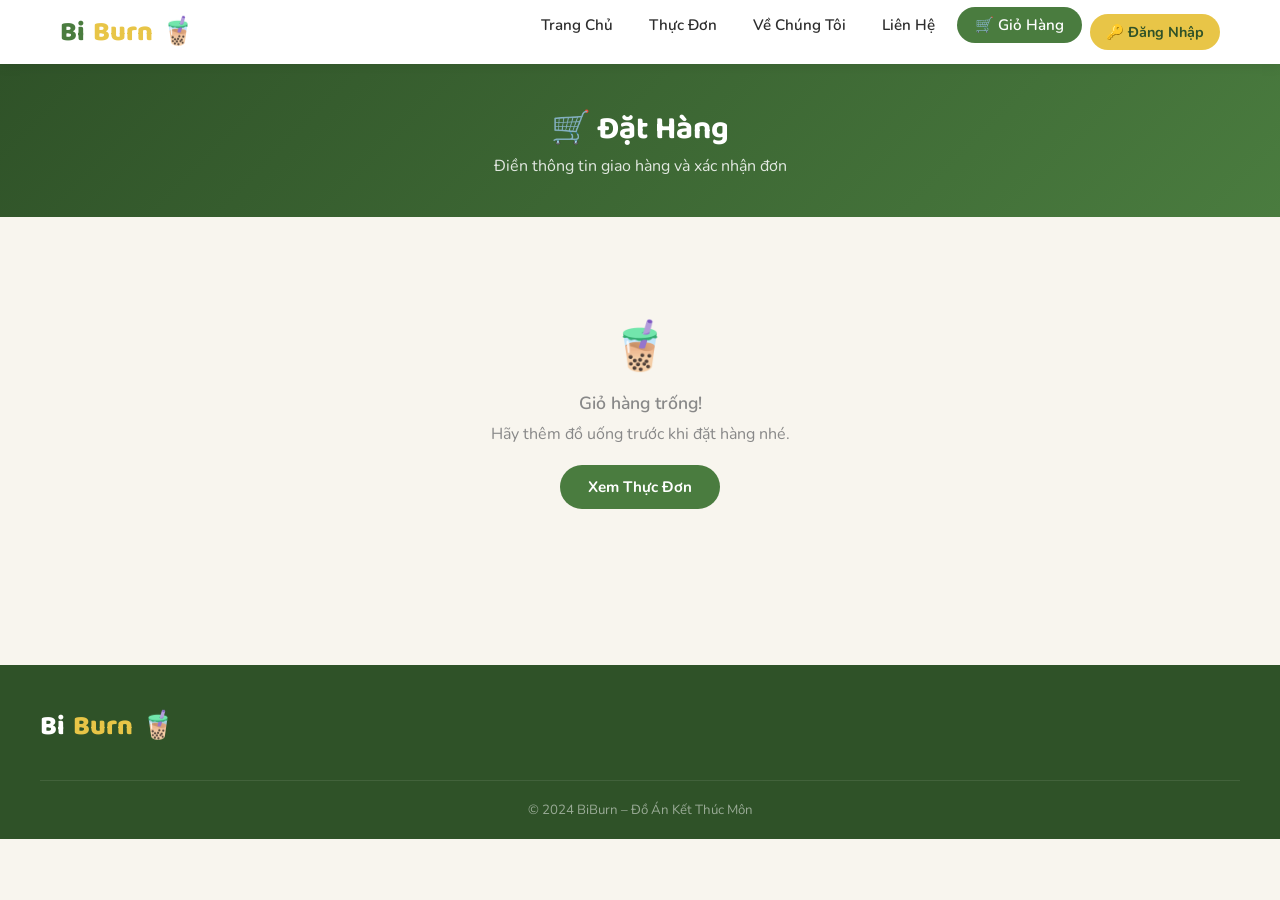
<file: html/order.html>
<!DOCTYPE html>
<html lang="vi">
<head>
  <meta charset="UTF-8">
  <meta name="viewport" content="width=device-width, initial-scale=1.0">
  <title>Đặt Hàng – BiBurn</title>
  <link rel="stylesheet" href="../css/style.css" />
  <link rel="stylesheet" href="../css/style5.css" />
</head>
<body>

<header>
  <nav>
    <a href="../index.html" class="logo">Bi<span>Burn</span> 🧋</a>
    <ul>
      <li><a href="../index.html">Trang Chủ</a></li>
      <li><a href="menu.html">Thực Đơn</a></li>
      <li><a href="about.html">Về Chúng Tôi</a></li>
      <li><a href="contact.html">Liên Hệ</a></li>
      <li><a href="order.html" class="active nav-cart">🛒 Giỏ Hàng <span class="cart-count" style="display:none">0</span></a></li>
    </ul>
  </nav>
</header>

<div class="order-hero">
  <h1>🛒 Đặt Hàng</h1>
  <p style="opacity:0.85">Điền thông tin giao hàng và xác nhận đơn</p>
</div>

<div class="section">
  <!-- SUCCESS -->
  <div class="success-box" id="successBox">
    <div class="big">🎉</div>
    <h2>Đặt Hàng Thành Công!</h2>
    <p style="color:var(--text-muted); margin-bottom:24px">Cảm ơn bạn! Đơn hàng của bạn đang được chuẩn bị.</p>
    <a href="menu.html" class="btn btn-primary">Tiếp Tục Mua</a>
    <a href="orders.html" class="btn btn-accent" style="margin-left:10px">Xem Đơn Hàng</a>
  </div>

  <!-- EMPTY CART -->
  <div class="empty-cart" id="emptyCart" style="display:none">
    <div class="big">🧋</div>
    <p style="font-size:1.1rem; font-weight:600; margin-bottom:8px">Giỏ hàng trống!</p>
    <p style="margin-bottom:20px">Hãy thêm đồ uống trước khi đặt hàng nhé.</p>
    <a href="menu.html" class="btn btn-primary">Xem Thực Đơn</a>
  </div>

  <!-- ORDER FORM -->
  <div class="order-layout" id="orderForm">
    <div class="order-form-box">
      <div class="box-title">📋 Thông Tin Đặt Hàng</div>
      <div class="form-row">
        <div class="form-group">
          <label>Họ và Tên *</label>
          <input type="text" id="custName" placeholder="Nguyễn Văn A">
        </div>
        <div class="form-group">
          <label>Số Điện Thoại *</label>
          <input type="tel" id="custPhone" placeholder="0777 777 777">
        </div>
      </div>
      <div class="form-group">
        <label>Địa Chỉ Giao Hàng *</label>
        <input type="text" id="custAddr" placeholder="123 Đường Nguyễn Huệ, TP. Trà Vinh">
      </div>
      <div class="form-group">
        <label>Hình Thức Nhận Hàng</label>
        <select id="delivType">
          <option value="delivery">🛵 Giao Hàng Tận Nơi</option>
          <option value="pickup">🏪 Tự Đến Lấy</option>
        </select>
      </div>
      <div class="form-group">
        <label>Ghi Chú</label>
        <textarea id="custNote" rows="3" placeholder="Ít đá, ít đường, không topping..."></textarea>
      </div>
      <div class="form-group">
        <label>Phương Thức Thanh Toán</label>
        <select id="payMethod">
          <option value="cash">💵 Tiền Mặt Khi Nhận Hàng</option>
          <option value="bank">🏦 Chuyển Khoản</option>
          <option value="momo">📱 MoMo</option>
        </select>
      </div>
      <button class="btn btn-primary" style="width:100%; padding:14px;" onclick="submitOrder()">
        ✅ Xác Nhận Đặt Hàng
      </button>
    </div>

    <div class="order-summary-box">
      <div class="box-title">🧾 Tóm Tắt Đơn Hàng</div>
      <div id="summaryItems"></div>
      <div style="margin-top:16px">
        <div class="summary-row"><span>Tạm tính</span><span id="subtotal">0đ</span></div>
        <div class="summary-row"><span>Phí giao hàng</span><span id="shipFee">15.000đ</span></div>
        <div class="summary-row total"><span>Tổng cộng</span><span id="grandTotal">0đ</span></div>
      </div>
      <a href="menu.html" style="display:block;text-align:center;margin-top:16px;color:var(--primary);font-weight:700;text-decoration:none;font-size:0.9rem">← Tiếp tục mua hàng</a>
    </div>
  </div>
</div>

<footer>
  <div class="footer-inner">
    <div class="footer-brand"><a href="../index.html" class="logo">Bi<span>Burn</span> 🧋</a></div>
  </div>
  <div class="footer-bottom">© 2024 BiBurn – Đồ Án Kết Thúc Môn</div>
</footer>

<script src="../js/data.js"></script>
<script src="../js/lib5.js"></script>
<script src="../js/auth.js"></script>
</body>
</html>
</file>
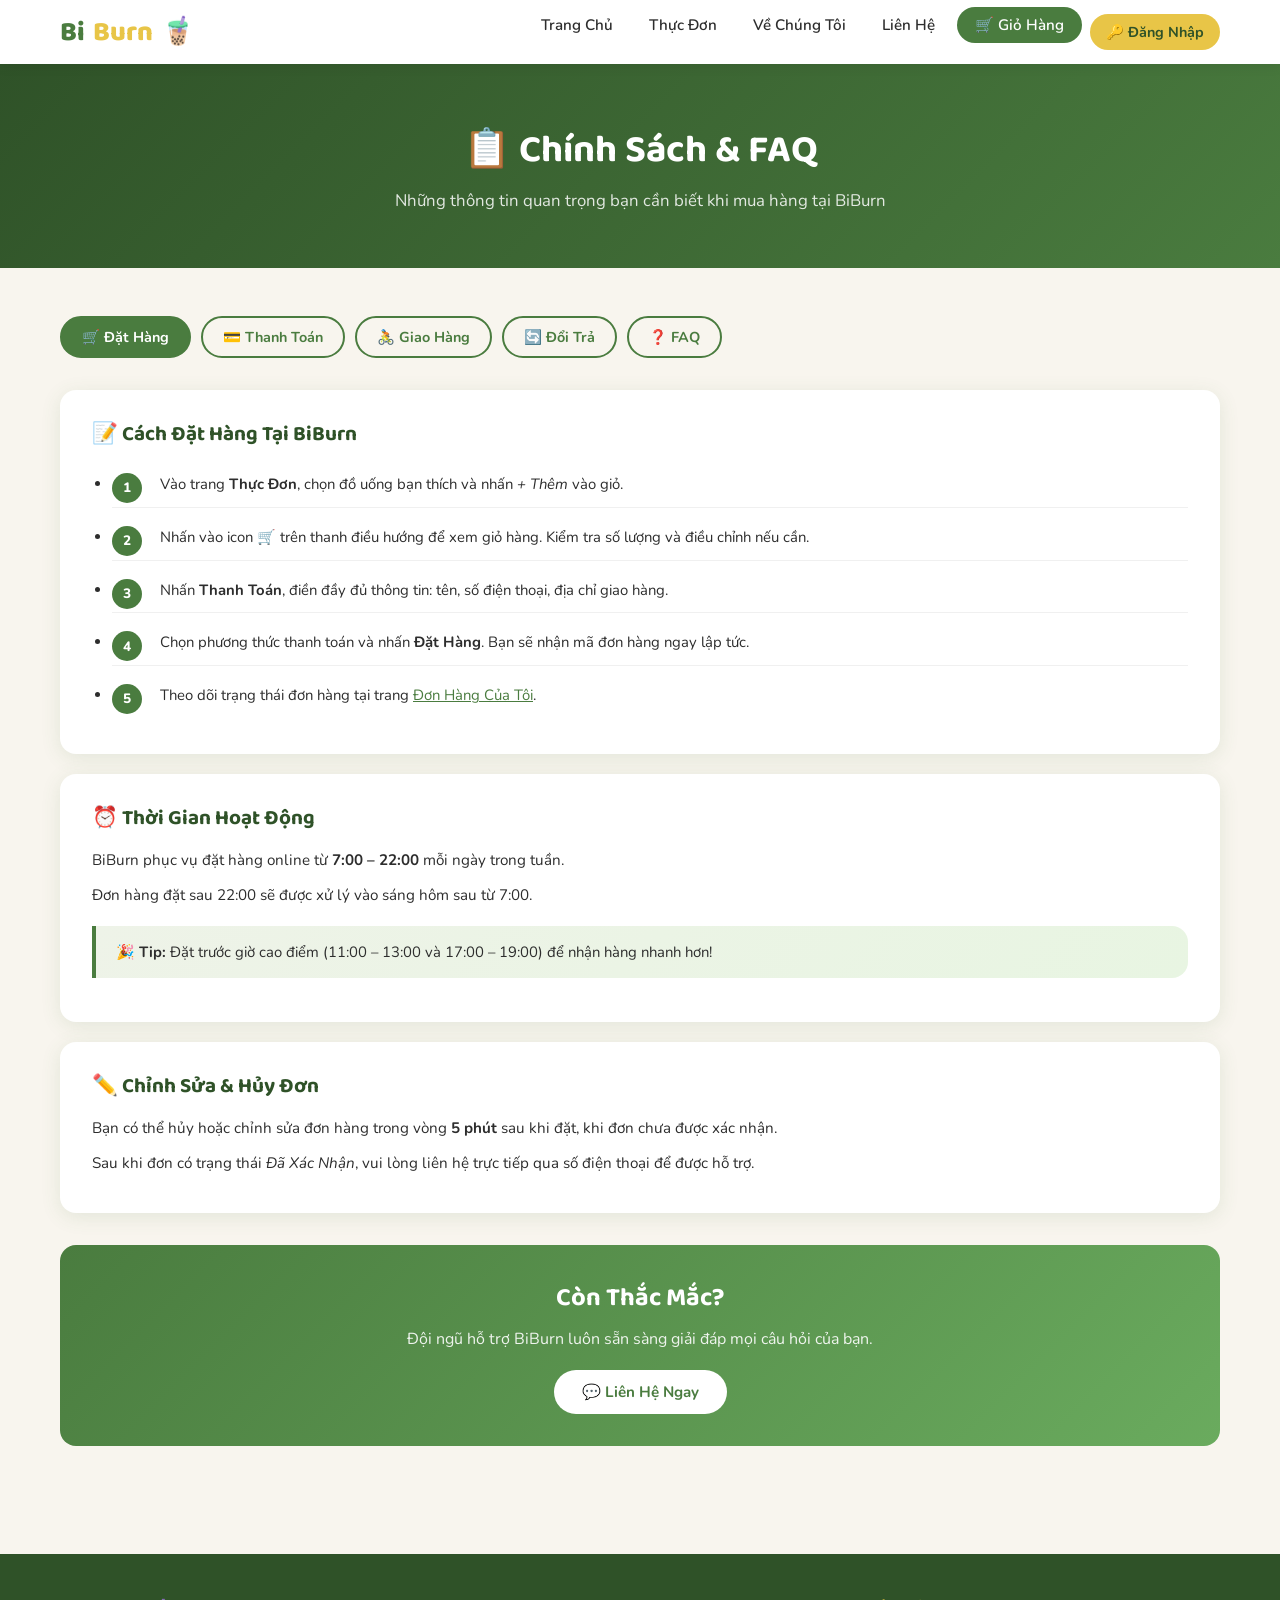
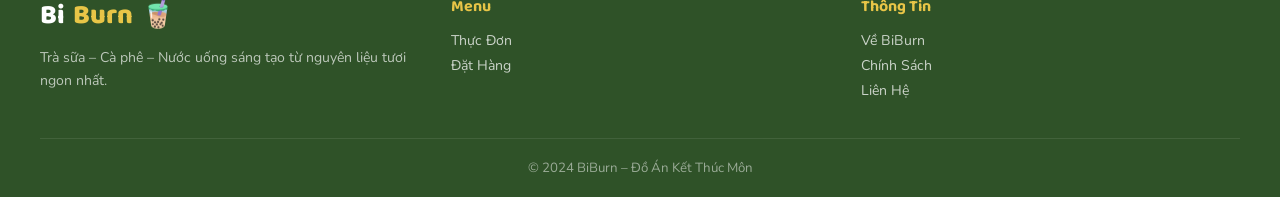
<file: html/policy.html>
<!DOCTYPE html>
<html lang="vi">
<head>
  <meta charset="UTF-8">
  <meta name="viewport" content="width=device-width, initial-scale=1.0">
  <title>Chính Sách & FAQ – BiBurn</title>
  <link rel="stylesheet" href="../css/style.css" />
  <link rel="stylesheet" href="../css/style7.css" />
  
</head>
<body>
<header>
  <nav>
    <a href="../index.html" class="logo">Bi<span>Burn</span> 🧋</a>
    <ul>
      <li><a href="../index.html">Trang Chủ</a></li>
      <li><a href="menu.html">Thực Đơn</a></li>
      <li><a href="about.html">Về Chúng Tôi</a></li>
      <li><a href="contact.html">Liên Hệ</a></li>
      <li><a href="order.html" class="nav-cart">🛒 Giỏ Hàng <span class="cart-count" style="display:none">0</span></a></li>
    </ul>
  </nav>
</header>

<div class="page-hero">
  <h1>📋 Chính Sách & FAQ</h1>
  <p>Những thông tin quan trọng bạn cần biết khi mua hàng tại BiBurn</p>
</div>

<div class="section">
  <div class="policy-tabs">
    <button class="policy-tab active" onclick="showTab('order',this)">🛒 Đặt Hàng</button>
    <button class="policy-tab" onclick="showTab('payment',this)">💳 Thanh Toán</button>
    <button class="policy-tab" onclick="showTab('delivery',this)">🚴 Giao Hàng</button>
    <button class="policy-tab" onclick="showTab('return',this)">🔄 Đổi Trả</button>
    <button class="policy-tab" onclick="showTab('faq',this)">❓ FAQ</button>
  </div>

  <!-- TAB: ĐẶT HÀNG -->
  <div class="policy-section active" id="tab-order">
    <div class="policy-card">
      <h3>📝 Cách Đặt Hàng Tại BiBurn</h3>
      <ul class="step-list">
        <li>Vào trang <strong>Thực Đơn</strong>, chọn đồ uống bạn thích và nhấn <em>+ Thêm</em> vào giỏ.</li>
        <li>Nhấn vào icon 🛒 trên thanh điều hướng để xem giỏ hàng. Kiểm tra số lượng và điều chỉnh nếu cần.</li>
        <li>Nhấn <strong>Thanh Toán</strong>, điền đầy đủ thông tin: tên, số điện thoại, địa chỉ giao hàng.</li>
        <li>Chọn phương thức thanh toán và nhấn <strong>Đặt Hàng</strong>. Bạn sẽ nhận mã đơn hàng ngay lập tức.</li>
        <li>Theo dõi trạng thái đơn hàng tại trang <a href="orders.html" style="color:var(--primary)">Đơn Hàng Của Tôi</a>.</li>
      </ul>
    </div>
    <div class="policy-card">
      <h3>⏰ Thời Gian Hoạt Động</h3>
      <p>BiBurn phục vụ đặt hàng online từ <strong>7:00 – 22:00</strong> mỗi ngày trong tuần.</p>
      <p>Đơn hàng đặt sau 22:00 sẽ được xử lý vào sáng hôm sau từ 7:00.</p>
      <div class="highlight-box">
        🎉 <strong>Tip:</strong> Đặt trước giờ cao điểm (11:00 – 13:00 và 17:00 – 19:00) để nhận hàng nhanh hơn!
      </div>
    </div>
    <div class="policy-card">
      <h3>✏️ Chỉnh Sửa & Hủy Đơn</h3>
      <p>Bạn có thể hủy hoặc chỉnh sửa đơn hàng trong vòng <strong>5 phút</strong> sau khi đặt, khi đơn chưa được xác nhận.</p>
      <p>Sau khi đơn có trạng thái <em>Đã Xác Nhận</em>, vui lòng liên hệ trực tiếp qua số điện thoại để được hỗ trợ.</p>
    </div>
  </div>

  <!-- TAB: THANH TOÁN -->
  <div class="policy-section" id="tab-payment">
    <div class="policy-card">
      <h3>💳 Phương Thức Thanh Toán</h3>
      <ul>
        <li>💵 <strong>Tiền mặt</strong> khi nhận hàng (COD) – áp dụng cho tất cả đơn hàng.</li>
        <li>📱 <strong>Chuyển khoản ngân hàng</strong> – quét mã QR sau khi đặt hàng.</li>
        <li>🔵 <strong>Ví MoMo</strong> – thanh toán nhanh, nhận ngay ưu đãi 5% cho lần đầu.</li>
        <li>💚 <strong>ZaloPay / ViettelMoney</strong> – hỗ trợ đầy đủ các ví phổ biến.</li>
      </ul>
    </div>
    <div class="policy-card">
      <h3>🧾 Hóa Đơn & Khuyến Mãi</h3>
      <p>Hóa đơn điện tử sẽ được gửi về số điện thoại sau khi đơn hoàn thành.</p>
      <p>Mã giảm giá nhập tại bước thanh toán. Mỗi đơn chỉ áp dụng <strong>1 mã</strong>.</p>
      <div class="highlight-box">
        🎁 Mã giảm giá hiện tại: <strong>BiBurn10</strong> – giảm 10% đơn từ 50.000đ. Có hiệu lực đến 30/6/2026.
      </div>
    </div>
  </div>

  <!-- TAB: GIAO HÀNG -->
  <div class="policy-section" id="tab-delivery">
    <div class="policy-card">
      <h3>🚴 Chính Sách Giao Hàng</h3>
      <ul>
        <li>Phạm vi giao hàng: trong bán kính <strong>5km</strong> từ cửa hàng.</li>
        <li>Thời gian giao: <strong>15 – 30 phút</strong> tùy khu vực và khung giờ.</li>
        <li>Phí ship: <strong>15.000đ</strong> / đơn. Miễn phí cho đơn từ <strong>100.000đ</strong> trở lên.</li>
      </ul>
    </div>
    <div class="policy-card">
      <h3>📦 Đóng Gói & Bảo Quản</h3>
      <p>Tất cả đồ uống được đóng gói kỹ, có hộp giữ lạnh/giữ nhiệt cho đơn từ 2 ly trở lên.</p>
      <p>Đồ uống tươi cần dùng ngay trong vòng <strong>30 phút</strong> sau khi nhận để đảm bảo chất lượng tốt nhất.</p>
      <div class="highlight-box">
        🧊 <strong>Lưu ý:</strong> Trà sữa có trân châu nên uống ngay khi nhận, tránh để lâu vì trân châu có thể bị cứng.
      </div>
    </div>
  </div>

  <!-- TAB: ĐỔI TRẢ -->
  <div class="policy-section" id="tab-return">
    <div class="policy-card">
      <h3>🔄 Chính Sách Đổi / Hoàn Tiền</h3>
      <p>BiBurn cam kết chất lượng sản phẩm. Nếu bạn nhận được đồ uống không đúng yêu cầu, chúng tôi sẽ hỗ trợ:</p>
      <ul>
        <li>✅ Làm lại sản phẩm <strong>miễn phí</strong> nếu lỗi từ phía cửa hàng (sai order, thiếu topping...).</li>
        <li>✅ Hoàn 100% tiền nếu không thể giao hàng do lỗi hệ thống.</li>
        <li>⚠️ Không áp dụng đổi trả nếu khách hàng đặt sai hoặc đồ uống đã được sử dụng một phần.</li>
      </ul>
    </div>
    <div class="policy-card">
      <h3>📞 Phản Ánh & Khiếu Nại</h3>
      <p>Liên hệ với chúng tôi trong vòng <strong>1 giờ</strong> sau khi nhận hàng nếu có vấn đề:</p>
      <ul>
        <li>📞 Hotline: <strong>0777 777 777</strong> (7:00 – 22:00)</li>
        <li>✉️ Email: <a href="mailto:khoap1808@gmail.com" style="color:var(--primary)">khoap1808@gmail.com</a></li>
        <li>💬 Chat trực tiếp tại trang <a href="contact.html" style="color:var(--primary)">Liên Hệ</a></li>
      </ul>
    </div>
  </div>

  <!-- TAB: FAQ -->
  <div class="policy-section" id="tab-faq">
    <div id="faq-list"></div>
  </div>

  <div class="contact-cta">
    <h3>Còn Thắc Mắc?</h3>
    <p>Đội ngũ hỗ trợ BiBurn luôn sẵn sàng giải đáp mọi câu hỏi của bạn.</p>
    <a href="contact.html" class="btn btn-white">💬 Liên Hệ Ngay</a>
  </div>
</div>

<footer>
  <div class="footer-inner">
    <div class="footer-brand">
      <a href="../index.html" class="logo">Bi<span>Burn</span> 🧋</a>
      <p>Trà sữa – Cà phê – Nước uống sáng tạo từ nguyên liệu tươi ngon nhất.</p>
    </div>
    <div><h4>Menu</h4><ul>
      <li><a href="menu.html">Thực Đơn</a></li>
      <li><a href="order.html">Đặt Hàng</a></li>
    </ul></div>
    <div><h4>Thông Tin</h4><ul>
      <li><a href="about.html">Về BiBurn</a></li>
      <li><a href="policy.html">Chính Sách</a></li>
      <li><a href="contact.html">Liên Hệ</a></li>
    </ul></div>
  </div>
  <div class="footer-bottom">© 2024 BiBurn – Đồ Án Kết Thúc Môn</div>
</footer>

<script src="../js/data.js"></script>
<script src="../js/lib7.js"></script>
<script src="../js/auth.js"></script>
</body>
</html>
</file>
<file: css/style.css>
@import url('https://fonts.googleapis.com/css2?family=Baloo+2:wght@400;500;600;700;800&family=Nunito:wght@400;500;600;700&display=swap');

:root {
  --primary: #4a7c3f;
  --primary-light: #6aab5e;
  --primary-dark: #2f5228;
  --accent: #e8c547;
  --accent2: #f4a261;
  --bg: #f8f5ee;
  --bg2: #eef3e8;
  --text: #2d2d2d;
  --text-muted: #888;
  --white: #fff;
  --red: #e63946;
  --card-shadow: 0 4px 20px rgba(74,124,63,0.12);
  --radius: 16px;
}

* { margin: 0; padding: 0; box-sizing: border-box; }

body {
  font-family: 'Nunito', sans-serif;
  background: var(--bg);
  color: var(--text);
  min-height: 100vh;
}

/* ===== HEADER / NAV ===== */
header {
  background: var(--white);
  box-shadow: 0 2px 12px rgba(0,0,0,0.08);
  position: sticky;
  top: 0;
  z-index: 100;
}

nav {
  max-width: 1200px;
  margin: 0 auto;
  padding: 0 20px;
  display: flex;
  align-items: center;
  justify-content: space-between;
  height: 64px;
}

.logo {
  font-family: 'Baloo 2', cursive;
  font-size: 1.7rem;
  font-weight: 800;
  color: var(--primary);
  text-decoration: none;
  display: flex;
  align-items: center;
  gap: 8px;
}

.logo span { color: var(--accent); }

nav ul {
  list-style: none;
  display: flex;
  gap: 8px;
}

nav ul li a {
  text-decoration: none;
  color: var(--text);
  font-weight: 600;
  font-size: 0.95rem;
  padding: 8px 14px;
  border-radius: 30px;
  transition: all 0.2s;
}

nav ul li a:hover,
nav ul li a.active {
  background: var(--primary);
  color: var(--white);
}

.nav-cart {
  position: relative;
  background: var(--primary);
  color: var(--white) !important;
  padding: 8px 18px !important;
  border-radius: 30px !important;
}

.cart-count {
  position: absolute;
  top: -6px;
  right: -6px;
  background: var(--red);
  color: white;
  border-radius: 50%;
  width: 20px;
  height: 20px;
  font-size: 0.7rem;
  display: flex;
  align-items: center;
  justify-content: center;
  font-weight: 700;
}

/* ===== HERO ===== */
.hero {
  background: linear-gradient(135deg, var(--primary-dark) 0%, var(--primary) 50%, var(--primary-light) 100%);
  color: white;
  padding: 60px 20px;
  text-align: center;
  position: relative;
  overflow: hidden;
}

.hero::before {
  content: '';
  position: absolute;
  top: -50%;
  left: -20%;
  width: 60%;
  height: 200%;
  background: rgba(255,255,255,0.03);
  border-radius: 50%;
}

.hero h1 {
  font-family: 'Baloo 2', cursive;
  font-size: 3rem;
  font-weight: 800;
  margin-bottom: 12px;
  text-shadow: 0 2px 8px rgba(0,0,0,0.2);
}

.hero p {
  font-size: 1.1rem;
  opacity: 0.9;
  margin-bottom: 28px;
}

.hero-btns { display: flex; gap: 12px; justify-content: center; flex-wrap: wrap; }

.btn {
  display: inline-block;
  padding: 12px 28px;
  border-radius: 30px;
  font-weight: 700;
  font-size: 0.95rem;
  text-decoration: none;
  cursor: pointer;
  border: none;
  transition: all 0.2s;
  font-family: 'Nunito', sans-serif;
}

.btn-white {
  background: white;
  color: var(--primary);
}

.btn-white:hover {
  background: var(--accent);
  transform: translateY(-2px);
}

.btn-outline {
  background: transparent;
  color: white;
  border: 2px solid white;
}

.btn-outline:hover {
  background: white;
  color: var(--primary);
}

.btn-primary {
  background: var(--primary);
  color: white;
}

.btn-primary:hover {
  background: var(--primary-dark);
  transform: translateY(-2px);
}

.btn-accent {
  background: var(--accent);
  color: var(--text);
}

.btn-accent:hover {
  background: var(--accent2);
  transform: translateY(-2px);
}

/* ===== SECTIONS ===== */
.section {
  max-width: 1200px;
  margin: 0 auto;
  padding: 48px 20px;
}

.section-title {
  font-family: 'Baloo 2', cursive;
  font-size: 2rem;
  font-weight: 800;
  color: var(--primary-dark);
  margin-bottom: 8px;
}

.section-sub {
  color: var(--text-muted);
  margin-bottom: 32px;
  font-size: 1rem;
}

/* ===== CATEGORY TABS ===== */
.category-tabs {
  display: flex;
  gap: 10px;
  flex-wrap: wrap;
  margin-bottom: 32px;
}

.tab-btn {
  padding: 9px 20px;
  border-radius: 30px;
  border: 2px solid var(--primary);
  background: transparent;
  color: var(--primary);
  font-weight: 700;
  cursor: pointer;
  font-family: 'Nunito', sans-serif;
  font-size: 0.9rem;
  transition: all 0.2s;
}

.tab-btn.active,
.tab-btn:hover {
  background: var(--primary);
  color: white;
}

/* ===== PRODUCT GRID ===== */
.product-grid {
  display: grid;
  grid-template-columns: repeat(auto-fill, minmax(220px, 1fr));
  gap: 24px;
}

.product-card {
  background: var(--white);
  border-radius: var(--radius);
  box-shadow: var(--card-shadow);
  overflow: hidden;
  transition: transform 0.2s, box-shadow 0.2s;
  position: relative;
}

.product-card:hover {
  transform: translateY(-4px);
  box-shadow: 0 8px 32px rgba(74,124,63,0.2);
}

.product-img {
  width: 100%;
  height: 200px;
  background: linear-gradient(135deg, var(--bg2), var(--primary-light));
  display: flex;
  align-items: center;
  justify-content: center;
  font-size: 4rem;
  overflow: hidden;
  position: relative;
}

.product-img img {
  width: 100%;
  height: 100%;
  object-fit: cover;
  display: block;
  transition: transform 0.35s ease;
}

.product-card:hover .product-img img {
  transform: scale(1.07);
}

.product-img .img-fallback {
  font-size: 4rem;
}

.product-info { padding: 14px 16px 16px; }

.product-name {
  font-weight: 700;
  font-size: 1rem;
  margin-bottom: 4px;
  color: var(--text);
}

.product-desc {
  font-size: 0.82rem;
  color: var(--text-muted);
  margin-bottom: 10px;
  line-height: 1.4;
}

.product-price {
  display: flex;
  align-items: center;
  justify-content: space-between;
}

.price {
  font-family: 'Baloo 2', cursive;
  font-size: 1.2rem;
  font-weight: 700;
  color: var(--primary);
}

.price-old {
  font-size: 0.82rem;
  color: var(--text-muted);
  text-decoration: line-through;
  margin-left: 6px;
}

.badge-sale {
  position: absolute;
  top: 12px;
  left: 12px;
  background: var(--red);
  color: white;
  font-size: 0.75rem;
  font-weight: 700;
  padding: 3px 10px;
  border-radius: 20px;
}

.badge-new {
  position: absolute;
  top: 12px;
  left: 12px;
  background: var(--accent);
  color: var(--text);
  font-size: 0.75rem;
  font-weight: 700;
  padding: 3px 10px;
  border-radius: 20px;
}

.badge-out {
  position: absolute;
  top: 12px;
  right: 12px;
  background: #aaa;
  color: white;
  font-size: 0.75rem;
  font-weight: 700;
  padding: 3px 10px;
  border-radius: 20px;
}

.btn-add {
  background: var(--primary);
  color: white;
  border: none;
  border-radius: 30px;
  padding: 7px 14px;
  font-size: 0.85rem;
  font-weight: 700;
  cursor: pointer;
  transition: all 0.2s;
  font-family: 'Nunito', sans-serif;
}

.btn-add:hover { background: var(--primary-dark); }
.btn-add:disabled { background: #ccc; cursor: not-allowed; }

/* ===== CART SIDEBAR ===== */
.cart-overlay {
  display: none;
  position: fixed;
  inset: 0;
  background: rgba(0,0,0,0.4);
  z-index: 200;
}

.cart-overlay.open { display: block; }

.cart-sidebar {
  position: fixed;
  top: 0;
  right: -420px;
  width: 400px;
  max-width: 100vw;
  height: 100vh;
  background: white;
  z-index: 201;
  transition: right 0.3s;
  display: flex;
  flex-direction: column;
  box-shadow: -4px 0 24px rgba(0,0,0,0.15);
}

.cart-sidebar.open { right: 0; }

.cart-header {
  padding: 20px;
  border-bottom: 1px solid #eee;
  display: flex;
  align-items: center;
  justify-content: space-between;
}

.cart-header h3 {
  font-family: 'Baloo 2', cursive;
  font-size: 1.3rem;
  color: var(--primary-dark);
}

.cart-close {
  background: none;
  border: none;
  font-size: 1.5rem;
  cursor: pointer;
  color: var(--text-muted);
}

.cart-items {
  flex: 1;
  overflow-y: auto;
  padding: 16px;
}

.cart-item {
  display: flex;
  align-items: center;
  gap: 12px;
  padding: 12px 0;
  border-bottom: 1px solid #f0f0f0;
}

.cart-item-icon { font-size: 2rem; }

.cart-item-info { flex: 1; }
.cart-item-name { font-weight: 700; font-size: 0.9rem; }
.cart-item-price { color: var(--primary); font-weight: 600; font-size: 0.88rem; }

.cart-item-qty {
  display: flex;
  align-items: center;
  gap: 8px;
}

.qty-btn {
  width: 28px;
  height: 28px;
  border-radius: 50%;
  border: 2px solid var(--primary);
  background: none;
  color: var(--primary);
  font-size: 1rem;
  font-weight: 700;
  cursor: pointer;
  display: flex;
  align-items: center;
  justify-content: center;
}

.cart-footer {
  padding: 20px;
  border-top: 1px solid #eee;
}

.cart-total {
  display: flex;
  justify-content: space-between;
  font-weight: 700;
  font-size: 1.1rem;
  margin-bottom: 16px;
}

.cart-total span:last-child { color: var(--primary); }

/* ===== FOOTER ===== */
footer {
  background: var(--primary-dark);
  color: rgba(255,255,255,0.85);
  padding: 40px 20px 20px;
  margin-top: 60px;
}

.footer-inner {
  max-width: 1200px;
  margin: 0 auto;
  display: grid;
  grid-template-columns: repeat(auto-fit, minmax(200px, 1fr));
  gap: 32px;
  margin-bottom: 32px;
}

.footer-brand .logo { color: white; }
.footer-brand .logo span { color: var(--accent); }

.footer-brand p {
  margin-top: 10px;
  font-size: 0.88rem;
  opacity: 0.8;
  line-height: 1.6;
}

footer h4 {
  font-family: 'Baloo 2', cursive;
  font-size: 1rem;
  margin-bottom: 12px;
  color: var(--accent);
}

footer ul { list-style: none; }

footer ul li {
  margin-bottom: 6px;
  font-size: 0.88rem;
}

footer ul li a {
  color: rgba(255,255,255,0.75);
  text-decoration: none;
  transition: color 0.2s;
}

footer ul li a:hover { color: white; }

.footer-bottom {
  max-width: 1200px;
  margin: 0 auto;
  padding-top: 20px;
  border-top: 1px solid rgba(255,255,255,0.15);
  text-align: center;
  font-size: 0.83rem;
  opacity: 0.6;
}

/* ===== TOAST ===== */
.toast {
  position: fixed;
  bottom: 30px;
  left: 50%;
  transform: translateX(-50%) translateY(80px);
  background: var(--primary-dark);
  color: white;
  padding: 12px 28px;
  border-radius: 30px;
  font-weight: 600;
  z-index: 999;
  transition: transform 0.3s;
  white-space: nowrap;
}

.toast.show { transform: translateX(-50%) translateY(0); }

/* ===== RESPONSIVE ===== */
@media (max-width: 768px) {
  nav ul { display: none; }
  .hero h1 { font-size: 2rem; }
  .product-grid { grid-template-columns: repeat(2, 1fr); gap: 14px; }
  .cart-sidebar { width: 100vw; }
}

@media (max-width: 480px) {
  .product-grid { grid-template-columns: 1fr 1fr; gap: 12px; }
  .section { padding: 32px 14px; }
}

.features {
      display: grid;
      grid-template-columns: repeat(auto-fit, minmax(200px, 1fr));
      gap: 20px;
      margin-bottom: 48px;
    }
.feature-card {
      background: var(--white);
      border-radius: var(--radius);
      padding: 24px 20px;
      text-align: center;
      box-shadow: var(--card-shadow);
    }
.feature-card .icon { font-size: 2.4rem; margin-bottom: 10px; }
.feature-card h3 { font-family: 'Baloo 2', cursive; color: var(--primary-dark); margin-bottom: 6px; }
.feature-card p { font-size: 0.85rem; color: var(--text-muted); }

.banner-sale {
      background: linear-gradient(90deg, var(--accent) 0%, var(--accent2) 100%);
      border-radius: var(--radius);
      padding: 28px 32px;
      display: flex;
      align-items: center;
      justify-content: space-between;
      margin-bottom: 48px;
      flex-wrap: wrap;
      gap: 16px;
    }
.banner-sale h2 { font-family: 'Baloo 2', cursive; font-size: 1.8rem; color: var(--primary-dark); }
.banner-sale p { color: var(--primary-dark); opacity: 0.8; }

.hot-tag { background: var(--red); color: white; font-size: 0.7rem; font-weight: 700; padding: 2px 8px; border-radius: 10px; margin-left: 6px; vertical-align: middle; }
/* ===== AUTH AVATAR / LOGIN BTN ===== */
.nav-auth { position: relative; }

.btn-login-nav {
  display: flex;
  align-items: center;
  gap: 7px;
  padding: 8px 16px !important;
  background: var(--accent) !important;
  color: var(--primary-dark) !important;
  border-radius: 30px !important;
  font-weight: 700 !important;
  font-size: 0.9rem !important;
  text-decoration: none;
  transition: all 0.2s;
}
.btn-login-nav:hover { background: var(--accent2) !important; transform: translateY(-1px); }

.avatar-btn {
  width: 40px;
  height: 40px;
  border-radius: 50%;
  background: linear-gradient(135deg, var(--primary-light), var(--primary));
  border: none;
  cursor: pointer;
  font-size: 1.25rem;
  display: flex;
  align-items: center;
  justify-content: center;
  box-shadow: 0 2px 8px rgba(74,124,63,0.25);
  transition: transform 0.2s, box-shadow 0.2s;
  position: relative;
}
.avatar-btn:hover { transform: scale(1.08); box-shadow: 0 4px 14px rgba(74,124,63,0.35); }
.avatar-btn .avatar-badge {
  position: absolute;
  bottom: -2px;
  right: -2px;
  width: 13px;
  height: 13px;
  background: #4CAF50;
  border-radius: 50%;
  border: 2px solid white;
}

.avatar-dropdown {
  position: absolute;
  top: calc(100% + 10px);
  right: 0;
  background: white;
  border-radius: 16px;
  box-shadow: 0 8px 32px rgba(0,0,0,0.14);
  min-width: 200px;
  padding: 8px;
  display: none;
  z-index: 999;
  animation: dropIn 0.18s ease;
}
@keyframes dropIn {
  from { opacity: 0; transform: translateY(-8px); }
  to   { opacity: 1; transform: translateY(0); }
}
.avatar-dropdown.open { display: block; }

.dropdown-header {
  padding: 10px 12px 8px;
  border-bottom: 1px solid #f0f0f0;
  margin-bottom: 6px;
}
.dropdown-header .dh-name {
  font-weight: 800;
  font-size: 0.95rem;
  color: var(--text);
}
.dropdown-header .dh-role {
  font-size: 0.78rem;
  color: var(--text-muted);
  margin-top: 1px;
}

.dropdown-item {
  display: flex;
  align-items: center;
  gap: 10px;
  padding: 10px 12px;
  border-radius: 10px;
  text-decoration: none;
  color: var(--text);
  font-weight: 600;
  font-size: 0.9rem;
  transition: background 0.15s;
  cursor: pointer;
  border: none;
  background: none;
  width: 100%;
  text-align: left;
  font-family: 'Nunito', sans-serif;
}
.dropdown-item:hover { background: var(--bg2); }
.dropdown-item.danger { color: var(--red); }
.dropdown-item.danger:hover { background: #fff0f0; }
</file>
<file: css/style1.css>
.page-hero { background: linear-gradient(135deg,var(--primary-dark),var(--primary)); color:white; padding:60px 20px; text-align:center; }
    .page-hero h1 { font-family:'Baloo 2',cursive; font-size:2.4rem; margin-bottom:8px; }
    .about-grid { display:grid; grid-template-columns:1fr 1fr; gap:40px; align-items:center; margin-bottom:48px; }
    @media(max-width:768px){.about-grid{grid-template-columns:1fr;}}
    .about-img { background: linear-gradient(135deg, var(--bg2), var(--primary-light)); border-radius:var(--radius); height:300px; display:flex; align-items:center; justify-content:center; font-size:6rem; }
    .about-text h2 { font-family:'Baloo 2',cursive; font-size:1.8rem; color:var(--primary-dark); margin-bottom:12px; }
    .about-text p { color:var(--text); line-height:1.8; margin-bottom:14px; }
    .values-grid { display:grid; grid-template-columns:repeat(auto-fit,minmax(180px,1fr)); gap:20px; margin-bottom:48px; }
    .value-card { background:var(--white); border-radius:var(--radius); padding:24px 16px; text-align:center; box-shadow:var(--card-shadow); }
    .value-card .icon { font-size:2.5rem; margin-bottom:10px; }
    .value-card h3 { font-family:'Baloo 2',cursive; color:var(--primary-dark); margin-bottom:6px; }
    .value-card p { font-size:0.83rem; color:var(--text-muted); }
    .team-grid { display:grid; grid-template-columns:repeat(auto-fit,minmax(160px,1fr)); gap:20px; }
    .team-card { background:var(--white); border-radius:var(--radius); padding:24px 16px; text-align:center; box-shadow:var(--card-shadow); }
    .team-avatar { width:80px; height:80px; border-radius:50%; background:linear-gradient(135deg,var(--primary-light),var(--primary-dark)); margin:0 auto 12px; display:flex; align-items:center; justify-content:center; font-size:2rem; }
    .team-card h4 { font-weight:700; color:var(--text); margin-bottom:4px; }
    .team-card p { font-size:0.82rem; color:var(--text-muted); }
</file>
<file: css/style2.css>
body { background: #f0f2f5; }
    .admin-layout { display: flex; min-height: 100vh; }
    .sidebar {
      width: 240px;
      background: var(--primary-dark);
      color: white;
      padding: 0;
      flex-shrink: 0;
      position: fixed;
      top: 0; left: 0; bottom: 0;
      overflow-y: auto;
      z-index: 50;
    }
    .sidebar-brand {
      padding: 24px 20px;
      font-family: 'Baloo 2', cursive;
      font-size: 1.3rem;
      font-weight: 800;
      border-bottom: 1px solid rgba(255,255,255,0.15);
    }
    .sidebar-brand span { color: var(--accent); }
    .sidebar-nav { padding: 12px 0; }
    .sidebar-nav a {
      display: flex;
      align-items: center;
      gap: 10px;
      padding: 12px 20px;
      color: rgba(255,255,255,0.75);
      text-decoration: none;
      font-weight: 600;
      font-size: 0.93rem;
      transition: all 0.2s;
      cursor: pointer;
    }
    .sidebar-nav a:hover, .sidebar-nav a.active {
      background: rgba(255,255,255,0.12);
      color: white;
    }
    .sidebar-nav a .nav-icon { font-size: 1.2rem; width: 24px; text-align: center; }
    .sidebar-section { padding: 8px 20px; font-size: 0.72rem; opacity: 0.5; text-transform: uppercase; letter-spacing: 1px; margin-top: 8px; }

    .admin-main {
      margin-left: 240px;
      flex: 1;
      padding: 0;
    }
    .admin-topbar {
      background: white;
      padding: 16px 28px;
      display: flex;
      align-items: center;
      justify-content: space-between;
      box-shadow: 0 2px 8px rgba(0,0,0,0.06);
      position: sticky;
      top: 0;
      z-index: 40;
    }
    .admin-topbar h2 { font-family: 'Baloo 2', cursive; color: var(--primary-dark); font-size: 1.3rem; }
    .topbar-actions { display: flex; gap: 10px; }

    .admin-content { padding: 28px; }

    .stats-grid {
      display: grid;
      grid-template-columns: repeat(auto-fit, minmax(180px, 1fr));
      gap: 16px;
      margin-bottom: 28px;
    }
    .stat-card {
      background: white;
      border-radius: var(--radius);
      padding: 20px;
      box-shadow: 0 2px 12px rgba(0,0,0,0.06);
      display: flex;
      align-items: center;
      gap: 16px;
    }
    .stat-icon { font-size: 2.2rem; }
    .stat-label { font-size: 0.82rem; color: var(--text-muted); margin-bottom: 2px; }
    .stat-value { font-family: 'Baloo 2', cursive; font-size: 1.5rem; font-weight: 700; color: var(--primary-dark); }

    /* PANELS */
    .panel { display: none; }
    .panel.active { display: block; }
    .panel-card {
      background: white;
      border-radius: var(--radius);
      box-shadow: 0 2px 12px rgba(0,0,0,0.06);
      overflow: hidden;
    }
    .panel-header {
      padding: 18px 24px;
      display: flex;
      align-items: center;
      justify-content: space-between;
      border-bottom: 1px solid #f0f0f0;
    }
    .panel-header h3 { font-family: 'Baloo 2', cursive; color: var(--primary-dark); }

    /* TABLE */
    .data-table { width: 100%; border-collapse: collapse; }
    .data-table th {
      background: var(--bg2);
      padding: 12px 16px;
      text-align: left;
      font-size: 0.83rem;
      font-weight: 700;
      color: var(--primary-dark);
    }
    .data-table td { padding: 12px 16px; border-bottom: 1px solid #f5f5f5; font-size: 0.88rem; vertical-align: middle; }
    .data-table tr:last-child td { border-bottom: none; }
    .data-table tr:hover td { background: #fafff8; }

    /* PRODUCT FORM */
    .form-inline { display: flex; gap: 8px; flex-wrap: wrap; align-items: flex-end; }
    .form-inline .form-group { margin: 0; }
    .form-inline input, .form-inline select {
      padding: 8px 12px;
      border: 2px solid #e0e0e0;
      border-radius: 8px;
      font-size: 0.88rem;
      font-family: 'Nunito', sans-serif;
      outline: none;
    }
    .form-inline input:focus, .form-inline select:focus { border-color: var(--primary); }

    /* MODAL */
    .modal-overlay { display:none; position:fixed; inset:0; background:rgba(0,0,0,0.5); z-index:300; align-items:center; justify-content:center; }
    .modal-overlay.open { display:flex; }
    .modal { background:white; border-radius:var(--radius); padding:28px; width:480px; max-width:95vw; max-height:90vh; overflow-y:auto; }
    .modal h3 { font-family:'Baloo 2',cursive; color:var(--primary-dark); margin-bottom:20px; }
    .modal .form-group { margin-bottom:14px; }
    .modal .form-group label { display:block; font-weight:600; font-size:0.88rem; margin-bottom:5px; }
    .modal .form-group input, .modal .form-group select, .modal .form-group textarea {
      width:100%; padding:9px 12px; border:2px solid #e0e0e0; border-radius:8px; font-size:0.9rem; font-family:'Nunito',sans-serif; outline:none;
    }
    .modal .form-group input:focus, .modal .form-group select:focus { border-color:var(--primary); }
    .modal-actions { display:flex; gap:10px; justify-content:flex-end; margin-top:20px; }

    /* BADGES */
    .badge-available { background:#d4edda; color:#155724; padding:3px 10px; border-radius:12px; font-size:0.78rem; font-weight:700; }
    .badge-unavailable { background:#f8d7da; color:#721c24; padding:3px 10px; border-radius:12px; font-size:0.78rem; font-weight:700; }
    .badge-sale-sm { background:#fff3cd; color:#856404; padding:3px 10px; border-radius:12px; font-size:0.78rem; font-weight:700; }

    .action-btns { display:flex; gap:6px; }
    .btn-sm { padding:5px 12px; border-radius:8px; font-size:0.8rem; font-weight:700; border:none; cursor:pointer; font-family:'Nunito',sans-serif; transition:all 0.15s; }
    .btn-sm-edit { background:#d1ecf1; color:#0c5460; }
    .btn-sm-edit:hover { background:#bee5eb; }
    .btn-sm-del { background:#f8d7da; color:#721c24; }
    .btn-sm-del:hover { background:#f5c6cb; }
    .btn-sm-toggle { background:#e2e3e5; color:#383d41; }
    .btn-sm-toggle:hover { background:#d6d8db; }
    .btn-sm-status { background:var(--bg2); color:var(--primary-dark); }
    .btn-sm-status:hover { background:#c3e6cb; }

    /* ORDER STATUS */
    .sel-status { padding:4px 8px; border:1px solid #ddd; border-radius:6px; font-size:0.82rem; font-family:'Nunito',sans-serif; background:white; }

    /* Login screen */
    .login-screen {
      position: fixed; inset: 0; background: linear-gradient(135deg, var(--primary-dark), var(--primary));
      display: flex; align-items: center; justify-content: center; z-index: 9999;
    }
    .login-box { background: white; border-radius: var(--radius); padding: 40px; width: 360px; max-width:95vw; text-align:center; }
    .login-box h2 { font-family:'Baloo 2',cursive; color:var(--primary-dark); font-size:1.8rem; margin-bottom:6px; }
    .login-box p { color:var(--text-muted); margin-bottom:24px; font-size:0.9rem; }
    .login-box .form-group { margin-bottom:14px; text-align:left; }
    .login-box .form-group label { display:block; font-weight:600; font-size:0.88rem; margin-bottom:5px; }
    .login-box .form-group input { width:100%; padding:10px 14px; border:2px solid #e0e0e0; border-radius:10px; font-size:0.93rem; font-family:'Nunito',sans-serif; outline:none; }
    .login-box .form-group input:focus { border-color:var(--primary); }

    .empty-msg { text-align:center; padding:40px; color:var(--text-muted); font-size:0.95rem; }

    @media(max-width:768px){
      .sidebar{display:none;}
      .admin-main{margin-left:0;}
    }
</file>
<file: css/style3.css>
.page-hero{background:linear-gradient(135deg,var(--primary-dark),var(--primary));color:white;padding:48px 20px;text-align:center;}
    .page-hero h1{font-family:'Baloo 2',cursive;font-size:2.2rem;}
    .contact-layout{display:grid;grid-template-columns:1fr 1fr;gap:32px;}
    @media(max-width:768px){.contact-layout{grid-template-columns:1fr;}}
    .contact-box{background:var(--white);border-radius:var(--radius);box-shadow:var(--card-shadow);padding:28px;}
    .box-title{font-family:'Baloo 2',cursive;font-size:1.3rem;color:var(--primary-dark);margin-bottom:20px;padding-bottom:10px;border-bottom:2px solid var(--bg2);}
    .form-group{margin-bottom:14px;}
    .form-group label{display:block;font-weight:600;font-size:0.88rem;margin-bottom:5px;}
    .form-group input,.form-group textarea{width:100%;padding:10px 14px;border:2px solid #e0e0e0;border-radius:10px;font-size:0.92rem;font-family:'Nunito',sans-serif;outline:none;transition:border 0.2s;}
    .form-group input:focus,.form-group textarea:focus{border-color:var(--primary);}
    .info-item{display:flex;align-items:flex-start;gap:14px;padding:14px 0;border-bottom:1px solid #f0f0f0;}
    .info-item:last-child{border-bottom:none;}
    .info-icon{font-size:1.6rem;min-width:36px;}
    .info-item h4{font-weight:700;margin-bottom:3px;}
    .info-item p{font-size:0.88rem;color:var(--text-muted);}
    .map-placeholder{border-radius:var(--radius);overflow:hidden;margin-top:20px;}
    .hours-table{width:100%;border-collapse:collapse;margin-top:8px;}
    .hours-table td{padding:7px 0;font-size:0.88rem;border-bottom:1px solid #f5f5f5;}
    .hours-table td:first-child{font-weight:600;}
    .hours-table td:last-child{text-align:right;color:var(--primary);}
</file>
<file: css/style4.css>
.menu-hero {
      background: linear-gradient(135deg, var(--primary-dark), var(--primary));
      color: white;
      padding: 48px 20px;
      text-align: center;
    }
    .menu-hero h1 { font-family: 'Baloo 2', cursive; font-size: 2.4rem; margin-bottom: 8px; }
    .search-bar {
      max-width: 400px;
      margin: 0 auto;
      position: relative;
    }
    .search-bar input {
      width: 100%;
      padding: 12px 20px 12px 44px;
      border-radius: 30px;
      border: none;
      font-size: 0.95rem;
      font-family: 'Nunito', sans-serif;
      outline: none;
    }
    .search-bar .search-icon {
      position: absolute;
      left: 16px;
      top: 50%;
      transform: translateY(-50%);
      font-size: 1.1rem;
    }
    .category-section { margin-bottom: 48px; }
    .category-header {
      display: flex;
      align-items: center;
      gap: 12px;
      margin-bottom: 20px;
      padding-bottom: 10px;
      border-bottom: 3px solid var(--primary);
    }
    .category-header h2 { font-family: 'Baloo 2', cursive; font-size: 1.6rem; color: var(--primary-dark); }
    .category-icon { font-size: 1.8rem; }
    #no-result { text-align: center; color: var(--text-muted); padding: 40px; display: none; }


/* Scroll animation */
.product-card, .category-section {
  opacity: 0;
  transform: translateY(24px);
  transition: opacity 0.4s ease, transform 0.4s ease;
}
.product-card.visible, .category-section.visible {
  opacity: 1;
  transform: translateY(0);
}
</file>
<file: css/style5.css>
.order-layout {
      display: grid;
      grid-template-columns: 1fr 380px;
      gap: 32px;
      align-items: start;
    }
    @media(max-width:900px){ .order-layout{grid-template-columns:1fr;} }
    .order-form-box, .order-summary-box {
      background: var(--white);
      border-radius: var(--radius);
      box-shadow: var(--card-shadow);
      padding: 28px;
    }
    .box-title {
      font-family: 'Baloo 2', cursive;
      font-size: 1.3rem;
      color: var(--primary-dark);
      margin-bottom: 20px;
      padding-bottom: 10px;
      border-bottom: 2px solid var(--bg2);
    }
    .form-group { margin-bottom: 16px; }
    .form-group label { display: block; font-weight: 600; font-size: 0.9rem; margin-bottom: 6px; color: var(--text); }
    .form-group input, .form-group select, .form-group textarea {
      width: 100%;
      padding: 10px 14px;
      border: 2px solid #e0e0e0;
      border-radius: 10px;
      font-size: 0.93rem;
      font-family: 'Nunito', sans-serif;
      outline: none;
      transition: border 0.2s;
    }
    .form-group input:focus, .form-group select:focus, .form-group textarea:focus { border-color: var(--primary); }
    .form-row { display: grid; grid-template-columns: 1fr 1fr; gap: 12px; }
    @media(max-width:480px){ .form-row{grid-template-columns:1fr;} }
    .order-item {
      display: flex;
      align-items: center;
      gap: 12px;
      padding: 10px 0;
      border-bottom: 1px solid #f0f0f0;
    }
    .order-item-icon { font-size: 1.8rem; }
    .order-item-info { flex:1; }
    .order-item-name { font-weight: 700; font-size: 0.9rem; }
    .order-item-sub { font-size: 0.82rem; color: var(--text-muted); }
    .order-item-price { font-weight: 700; color: var(--primary); font-size: 0.95rem; }
    .summary-row {
      display: flex;
      justify-content: space-between;
      font-size: 0.9rem;
      padding: 6px 0;
      color: var(--text-muted);
    }
    .summary-row.total {
      font-size: 1.1rem;
      font-weight: 700;
      color: var(--text);
      border-top: 2px solid var(--bg2);
      margin-top: 10px;
      padding-top: 10px;
    }
    .summary-row.total span:last-child { color: var(--primary); }
    .empty-cart { text-align:center; padding:48px 0; color:var(--text-muted); }
    .empty-cart .big { font-size: 3rem; margin-bottom: 12px; }
    .order-hero { background: linear-gradient(135deg,var(--primary-dark),var(--primary)); color:white; padding:40px 20px; text-align:center; }
    .order-hero h1 { font-family:'Baloo 2',cursive; font-size:2rem; }
    .success-box { display:none; text-align:center; padding:48px; }
    .success-box .big { font-size:4rem; }
    .success-box h2 { font-family:'Baloo 2',cursive; color:var(--primary-dark); font-size:1.8rem; margin-bottom:8px; }
</file>
<file: css/style7.css>
.page-hero { background:linear-gradient(135deg,var(--primary-dark),var(--primary)); color:white; padding:56px 20px; text-align:center; }
    .page-hero h1 { font-family:'Baloo 2',cursive; font-size:2.4rem; margin-bottom:8px; }
    .page-hero p { opacity:0.85; font-size:1.05rem; }

    .policy-tabs {
      display:flex; gap:10px; flex-wrap:wrap; margin-bottom:32px;
    }
    .policy-tab {
      padding:9px 20px; border-radius:30px; border:2px solid var(--primary);
      background:transparent; color:var(--primary); font-weight:700;
      cursor:pointer; font-family:'Nunito',sans-serif; font-size:0.9rem;
      transition:all 0.2s;
    }
    .policy-tab.active, .policy-tab:hover { background:var(--primary); color:white; }

    .policy-section { display:none; }
    .policy-section.active { display:block; }

    .policy-card {
      background:var(--white); border-radius:var(--radius); padding:28px 32px;
      box-shadow:var(--card-shadow); margin-bottom:20px;
    }
    .policy-card h3 {
      font-family:'Baloo 2',cursive; font-size:1.3rem; color:var(--primary-dark);
      margin-bottom:12px; display:flex; align-items:center; gap:10px;
    }
    .policy-card p, .policy-card li {
      color:var(--text); font-size:0.95rem; line-height:1.8; margin-bottom:8px;
    }
    .policy-card ul { padding-left: 20px; }
    .policy-card ul li { list-style: disc; }

    /* FAQ accordion */
    .faq-item {
      background:var(--white); border-radius:var(--radius); margin-bottom:14px;
      box-shadow:var(--card-shadow); overflow:hidden;
    }
    .faq-question {
      padding:18px 24px; font-weight:700; font-size:1rem; cursor:pointer;
      display:flex; justify-content:space-between; align-items:center;
      color:var(--primary-dark); user-select:none;
      transition:background 0.2s;
    }
    .faq-question:hover { background:var(--bg2); }
    .faq-question.open { background:var(--bg2); color:var(--primary); }
    .faq-arrow { font-size:1.2rem; transition:transform 0.3s; }
    .faq-question.open .faq-arrow { transform:rotate(180deg); }
    .faq-answer {
      max-height:0; overflow:hidden; transition:max-height 0.4s ease;
      padding:0 24px; font-size:0.93rem; line-height:1.8; color:var(--text);
    }
    .faq-answer.open { max-height:400px; padding:0 24px 18px; }

    .policy-badge {
      display:inline-block; background:var(--accent); color:var(--text);
      font-size:0.75rem; font-weight:700; padding:3px 10px; border-radius:20px;
      margin-left:8px; vertical-align:middle;
    }

    .highlight-box {
      background:linear-gradient(135deg,var(--bg2),#e8f5e2);
      border-left:4px solid var(--primary); border-radius:0 var(--radius) var(--radius) 0;
      padding:16px 20px; margin:16px 0; font-size:0.93rem;
    }
    .step-list { counter-reset:steps; padding-left:0; list-style:none; }
    .step-list li {
      counter-increment:steps; padding:10px 0 10px 48px; position:relative;
      border-bottom:1px solid #f0f0f0; font-size:0.93rem; line-height:1.6;
    }
    .step-list li:last-child { border-bottom:none; }
    .step-list li::before {
      content:counter(steps);
      position:absolute; left:0; top:10px;
      width:30px; height:30px; border-radius:50%;
      background:var(--primary); color:white;
      font-weight:800; font-size:0.85rem;
      display:flex; align-items:center; justify-content:center;
    }

    .contact-cta {
      background:linear-gradient(135deg,var(--primary),var(--primary-light));
      border-radius:var(--radius); padding:32px; text-align:center; color:white;
      margin-top:32px;
    }
    .contact-cta h3 { font-family:'Baloo 2',cursive; font-size:1.6rem; margin-bottom:10px; }
    .contact-cta p { opacity:0.9; margin-bottom:20px; }
</file>
